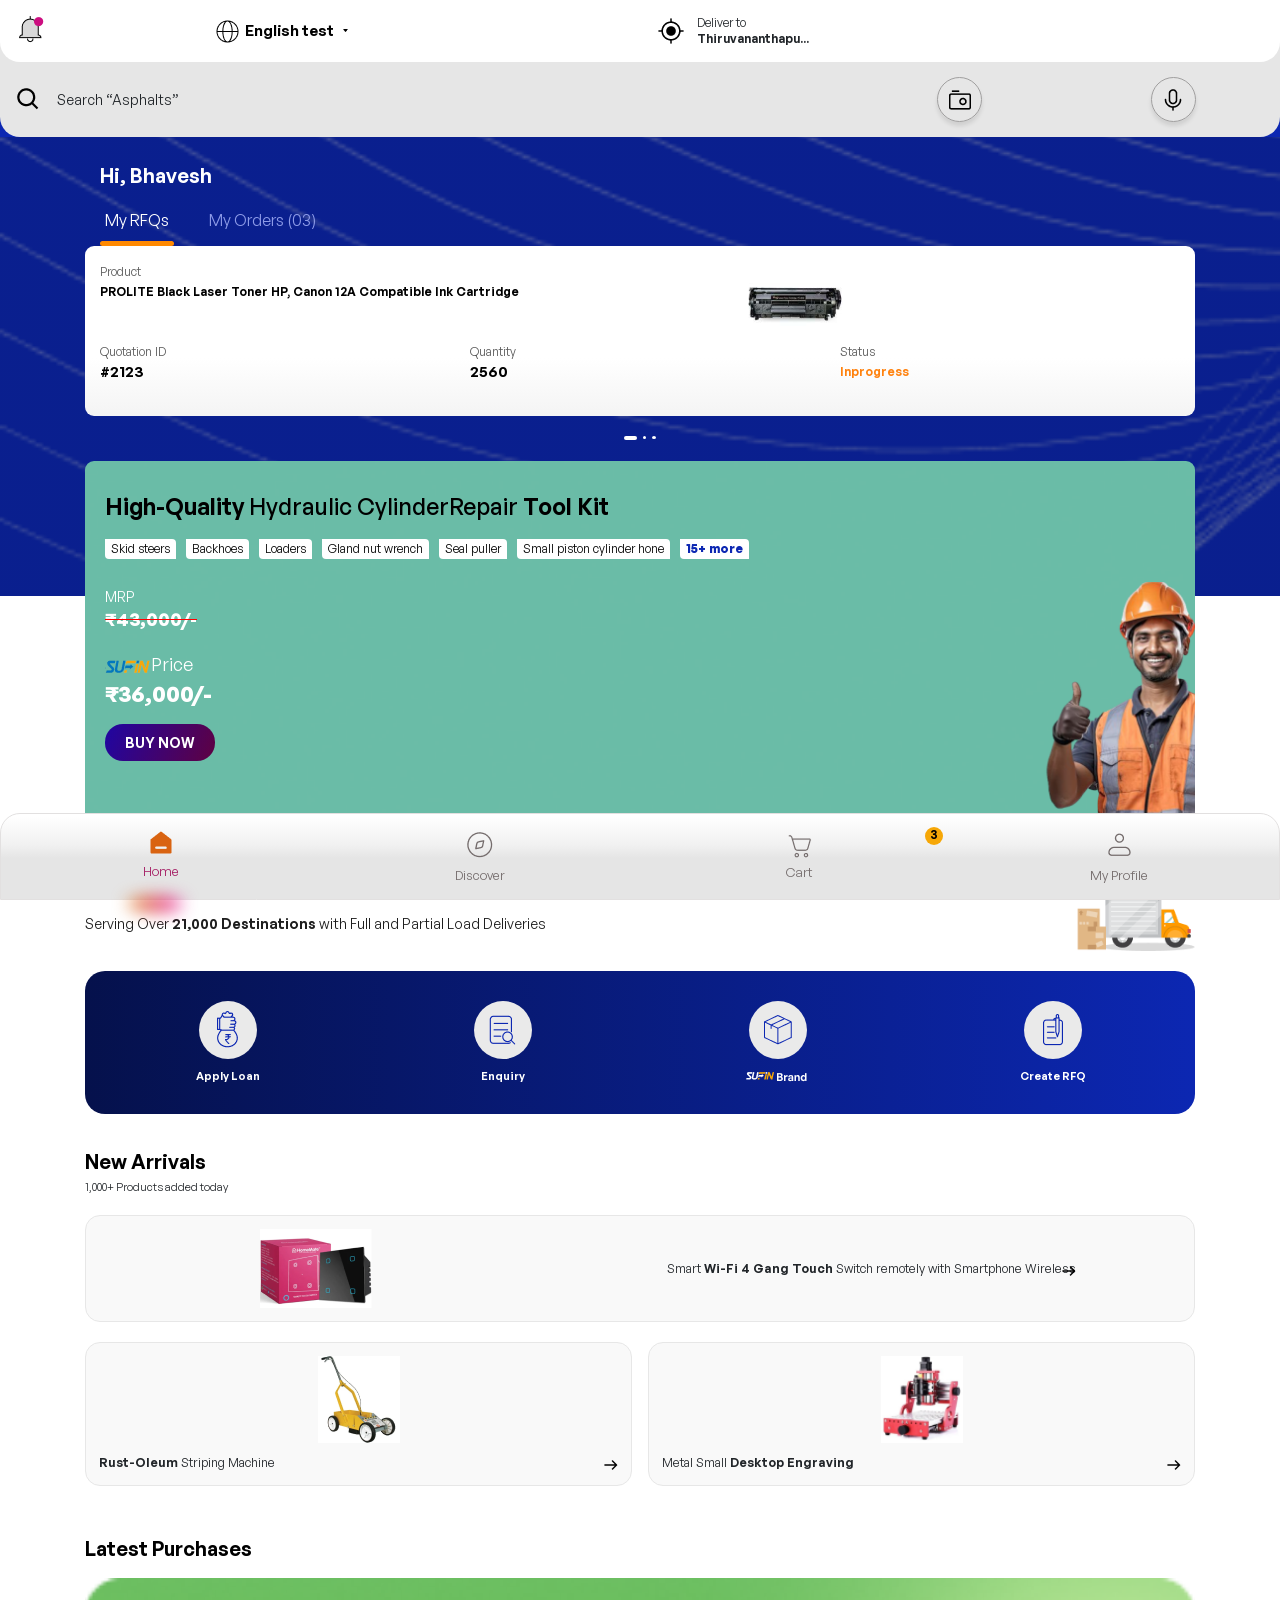
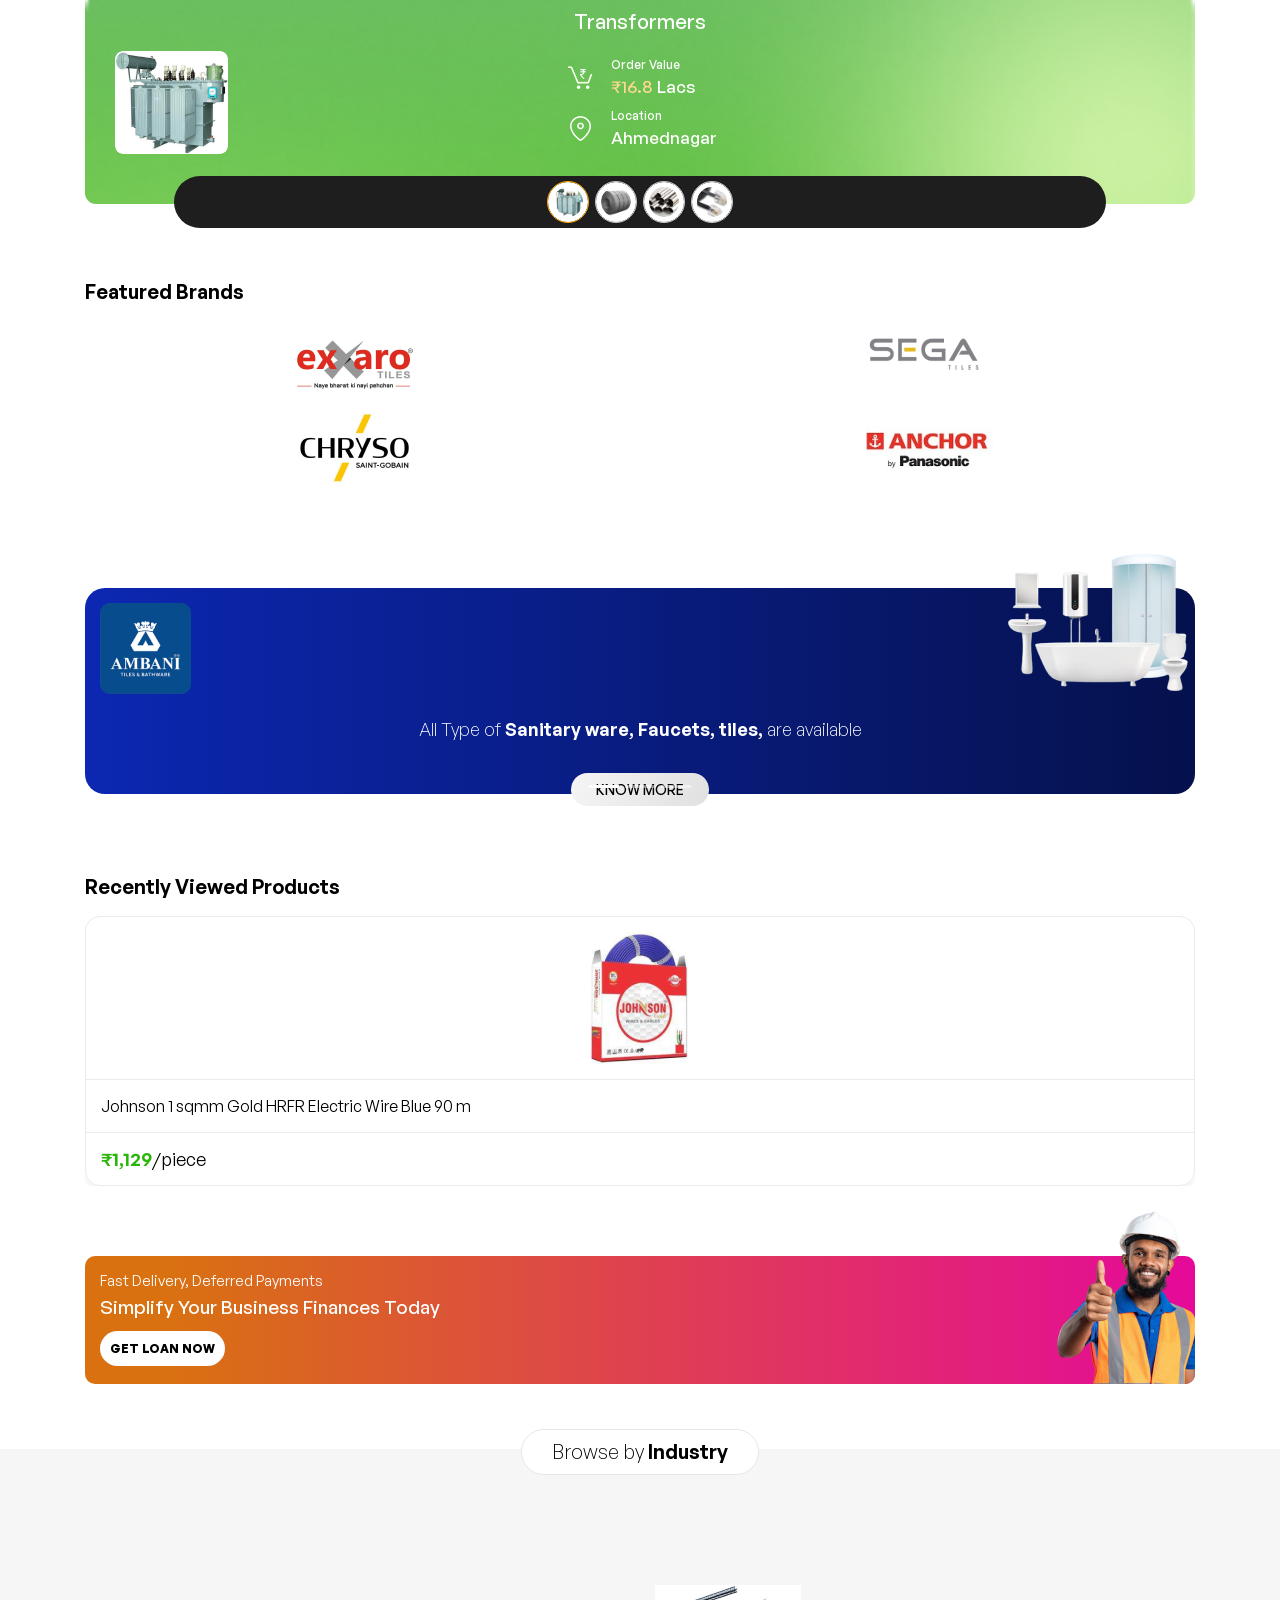
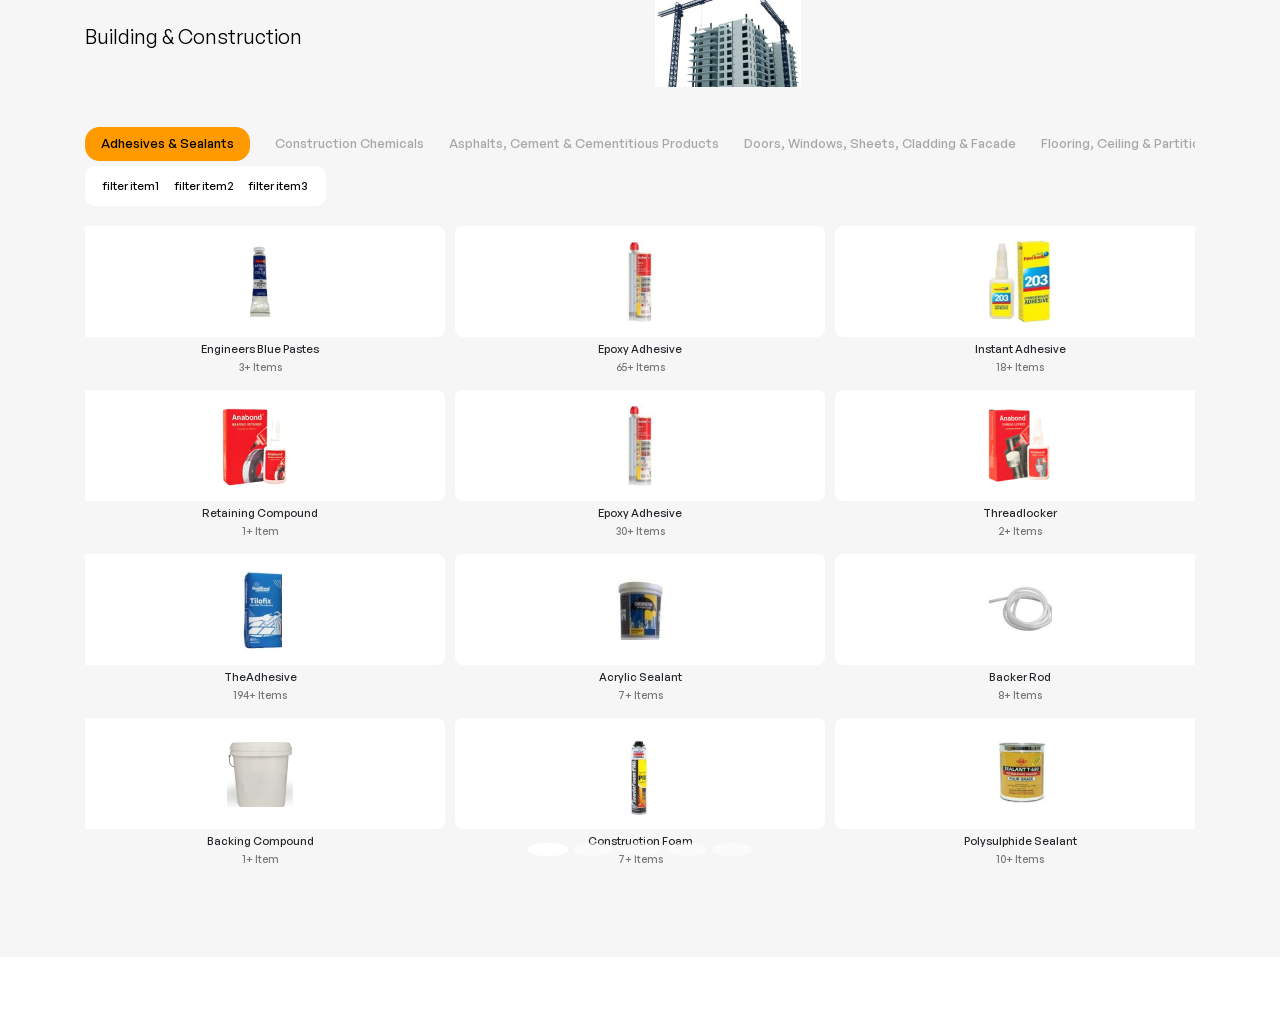
<file: lntsufin/index.html>
<!DOCTYPE html>
<html lang="en">
<head>
  <title>lntsufin</title>
  <meta charset="utf-8">
  <meta name="viewport" content="width=device-width, initial-scale=1">

  <link rel="stylesheet" href="lib/css/bootstrap.min.css"> 
  <script src="lib/js/jquery.min.js"></script>
  <script src="lib/js/bootstrap.min.js"></script>
	<link rel="stylesheet" href="css/custom.css"> 
<script src="js/custom.js"></script>
<script>

</script>
</head>
<body>


<div class="body-whole-sec">



<div class="header-top-sec">
<div class="header-top-inner-sec">
<div class="row">
  <div class="col-2 padr-0">
    <img src="images/header-notification-icon.png">
  </div>
  <!-- ./col-2 -->
 <div class="col-4 d-flex align-items-center padl-0">
<img src="images/header-lang-icon.png">
    <select class="hl-select">
  <option class="hl-field">English test</option>
  <option class="hl-field">Tamil</option>
</select>
  </div>
  <!-- ./col-4 -->

   <div class="col-6 d-flex align-items-center">
    <img src="images/header-map-icon.png">
    <div class="hl-content-sec">
    <p class="hl-sub-head">Deliver to</p>
    <p class="hl-sub-head bold-font">Thiruvananthapu...</p>
    </div>
  </div>
  <!-- ./col-6 -->

</div>
<!-- ./row -->

</div>
<!-- ./header-top-inner-sec -->
</div>
<!-- ./header-top-sec -->



<div class="header-sec">
  <div class="header-inner-sec">

  <div class="row">
      <div class="col-8  d-flex align-items-center">
  <img src="images/search-icon.png" class="header-search-img"> <p class="header-search-text">Search “Asphalts”</p>
</div>

<div class="col-2 d-flex justify-content-center">
  <div class="header-icon rounded-circle d-flex justify-content-center">
  <img src="images/camera-icon.png">
</div>
</div>

<div class="col-2 d-flex justify-content-center">
  <div class="header-icon rounded-circle d-flex justify-content-center">
 <img src="images/voice-icon.png">
</div>
</div>

</div>
<!-- ./row -->
</div>
</div>



<!-- Tabs -->
<section id="tabs" class="orders-details-sec sec-space ">
  <div class="container">
     
      <div class="col">
    <p class="ordered-person-name">Hi, Bhavesh</p>
    </div>
  
    <div class="row">
      <div class="col">

        <nav>
          <div class="nav nav-tabs nav-fill tab-text-sec" id="nav-tab" role="tablist">
            <a class="tab-text active" id="my-rfq-tab" data-toggle="tab" href="#my-rfq" role="tab" aria-controls="my-rfq" aria-selected="true">My RFQs</a>
            <a class="tab-text" id="my-orders-tab" data-toggle="tab" href="#my-orders" role="tab" aria-controls="my-orders" aria-selected="false">My Orders (03)</a>
          </div>
        </nav>


        <div class="tab-content tab-content-whole-sec" id="nav-tabContent">
          <div class="tab-pane fade show active" id="my-rfq">
<div id="rfq-content-slider" class="carousel slide carousel-sec" data-ride="carousel">

<!--  <ol class="carousel-indicators rfq-indicators">
    <li data-target="#rfq-content-slider" data-slide-to="0" class="active"></li>
    <li data-target="#rfq-content-slider" data-slide-to="1"></li>
    <li data-target="#rfq-content-slider" data-slide-to="2"></li>
  </ol> -->
   <!-- Indicators will be inserted here by JavaScript -->
  <!-- rest of the carousel structure -->
  
  <div class="carousel-inner">

    <div class="carousel-item active">

      <p class="tc-sub-head">Product</p>

            <div class="row mb-20">
              <div class="col-7">
                <p class="tab-sub-content">PROLITE Black Laser Toner HP, Canon 12A Compatible Ink Cartridge</p>
              </div>
              <div class="col-5">
                <img src="images/product-img.png">
              </div>
           </div>

            <div class="row">
              <div class="col-4">
                <p class="tc-sub-head">Quotation ID</p>
                <p class="tsc-medium-text">#2123</p>
              </div>
              <div class="col-4">
               <p class="tc-sub-head">Quantity</p>
               <p class="tsc-medium-text">2560</p>
              </div>
              <div class="col-4">
                <p class="tc-sub-head">Status</p>
                <p class="tab-sub-content rfq-status">Inprogress</p>
              </div>
           </div>

    </div>
    <!-- ./carousel-item -->

    <div class="carousel-item">
      
     
         <p class="tc-sub-head">Product</p>

            <div class="row mb-20">
              <div class="col-7">
                <p class="tab-sub-content">PROLITE Black Laser Toner HP, Canon 12A Compatible Ink Cartridge</p>
              </div>
              <div class="col-5">
                <img src="images/product-img.png">
              </div>
           </div>

            <div class="row">
              <div class="col-4">
                <p class="tc-sub-head">Quotation ID</p>
                <p class="tsc-medium-text">#2123</p>
              </div>
              <div class="col-4">
               <p class="tc-sub-head">Quantity</p>
               <p class="tsc-medium-text">2560</p>
              </div>
              <div class="col-4">
                <p class="tc-sub-head">Status</p>
                <p class="tab-sub-content rfq-status">Inprogress</p>
              </div>
           </div>

    </div>
    <!-- ./carousel-item -->

    <div class="carousel-item">
      
      
         <p class="tc-sub-head">Product</p>

            <div class="row mb-20">
              <div class="col-7">
                <p class="tab-sub-content">PROLITE Black Laser Toner HP, Canon 12A Compatible Ink Cartridge</p>
              </div>
              <div class="col-5">
                <img src="images/product-img.png">
              </div>
           </div>

            <div class="row">
              <div class="col-4">
                <p class="tc-sub-head">Quotation ID</p>
                <p class="tsc-medium-text">#2123</p>
              </div>
              <div class="col-4">
               <p class="tc-sub-head">Quantity</p>
               <p class="tsc-medium-text">2560</p>
              </div>
              <div class="col-4">
                <p class="tc-sub-head">Status</p>
                <p class="tab-sub-content rfq-status">Inprogress</p>
              </div>
           </div>

    </div>
      <!-- ./carousel-item -->


  </div>
  <!-- ./carousel-inner -->

</div>
<!-- ./rfq-content-slider -->


            
           </div>
            <!-- ./tab-pane -->


          <div class="tab-pane fade" id="my-orders">
<div id="orders-content-slider" class="carousel slide carousel-sec" data-ride="carousel">
  <ol class="carousel-indicators ocs-indicators">
    <li data-target="#orders-content-slider" data-slide-to="0" class="active"></li>
    <li data-target="#orders-content-slider" data-slide-to="1"></li>
    <li data-target="#orders-content-slider" data-slide-to="2"></li>
  </ol>
  
  <div class="carousel-inner">
    <div class="carousel-item active">
            <p class="tc-sub-head-medium mb-20">Bulk order of  Electrical Safety Kits </p>
            <div class="row mb-20">
              <div class="col-4">
                <p class="tc-sub-head">Order ID</p>
                <p class="tab-sub-content">#2315</p>
              </div>
              <div class="col-4">
               <p class="tc-sub-head">Product Qty.</p>
               <p class="tab-sub-content">1000</p>
              </div>
              <div class="col-4">
                <p class="tc-sub-head">Order Value</p>
                <p class="tab-sub-content">₹10,00,000/-</p>
              </div>
           </div>

             <div class="row">
              <div class="col-7">
                <p class="tc-sub-head">Status</p>
                <p class="tab-sub-content order-status">Payment Pending</p>
              </div>
              <div class="col-5">
                <a href="#" class="paynow-btn">Pay now</a>
              </div>
           </div>

    </div>
    <!-- ./carousel-item -->

    <div class="carousel-item">
      
     
       
            <p class="tc-sub-head-medium mb-20">Bulk order of  Electrical Safety Kits </p>
            
            <div class="row mb-20">
              <div class="col-4">
                <p class="tc-sub-head">Order ID</p>
                <p class="tab-sub-content">#2315</p>
              </div>
              <div class="col-4">
               <p class="tc-sub-head">Product Qty.</p>
               <p class="tab-sub-content">1000</p>
              </div>
              <div class="col-4">
                <p class="tc-sub-head">Order Value</p>
                <p class="tab-sub-content">₹10,00,000/-</p>
              </div>
           </div>


             <div class="row">
              <div class="col-7">
                <p class="tc-sub-head">Status</p>
                <p class="tab-sub-content order-status">Payment Pending</p>
              </div>
              <div class="col-5">
                <a href="#" class="paynow-btn">Pay now</a>
              </div>
           </div>
    </div>
    <!-- ./carousel-item -->

    <div class="carousel-item">
      
      
         
            <p class="tc-sub-head-medium mb-20">Bulk order of  Electrical Safety Kits </p>
            <div class="row mb-20">
              <div class="col-4">
                <p class="tc-sub-head">Order ID</p>
                <p class="tab-sub-content">#2315</p>
              </div>
              <div class="col-4">
               <p class="tc-sub-head">Product Qty.</p>
               <p class="tab-sub-content">1000</p>
              </div>
              <div class="col-4">
                <p class="tc-sub-head">Order Value</p>
                <p class="tab-sub-content">₹10,00,000/-</p>
              </div>
           </div>


             <div class="row">
              <div class="col-7">
                <p class="tc-sub-head">Status</p>
                <p class="tab-sub-content order-status">Payment Pending</p>
              </div>
              <div class="col-5">
                <a href="#" class="paynow-btn">Pay now</a>
              </div>
           </div>

    </div>
      <!-- ./carousel-item -->


  </div>
  <!-- ./carousel-inner -->

</div>
<!-- ./rfq-content-slider -->


          </div>
          <!-- ./tab-pane -->
        </div>
        <!-- ./tab-whole-sec -->
      </div>
      <!-- ./col -->
    </div>
  <!-- ./row -->
  </div>
  <!-- ./container -->
</section>
<!-- ./Tabs -->




<section id="bn-gl-on-card-sec-slider" class="sec-space pt-0">
  <div class="container">

<div  class="carousel slide" data-ride="carousel">
  <div class="carousel-inner">

    <div class="carousel-item active">
      <div class="buy-now-card-sec">
        <div class="buy-now-card-sec-inner">

        <p class="bncs-head">High-Quality <span class="medium-bold">Hydraulic CylinderRepair</span> Tool Kit</p>

        <div class="bncs-items mb-20">
          <p>Skid steers</p> <p>Backhoes</p> <p>Loaders</p> <p>Gland nut wrench</p> <p>Seal puller</p> <p>Small piston cylinder hone</p> <p class="bncs-more-items">15+ more</p>
        </div>
           
        <div class="mb-20">
          <p class="bncs-mrp-text">MRP </p>
          <p class="bncs-orignal-mrp">&#8377;43,000/-</p>
        </div>
           
           <div class="mb-20">
            <img src="images/sufin-img.png"><span class="bncs-price-text">Price</span>
            <p class="bncs-sufin-price">&#8377;36,000/-</p>
          </div>

          <div class="pb-20">
              <a href="#" class="slider-btn">BUY NOW </a>
          </div>

      </div>
        </div>
        <!-- ./buy-now-card-sec -->

    </div>
    <!-- ./carousel-item -->

    <div class="carousel-item">
      
      <div class="get-loan-card-sec">
        <div class="get-loan-card-sec-inner">
        <p class="glcs-head">Purchased Transformers </p>
        <div class="row mb-20">
           <div class="col-5">
             <p class="glcs-sub-head">Order Value</p>
             <p class="glcs-value-sec"><span class="glcs-amount">&#8377; 32</span> lakh</p>
           </div>
            <div class="col-5">
              <p class="glcs-sub-head">Funding</p>
              <p class="glcs-value-sec"><span class="glcs-amount">&#8377; 28</span> lakh</p>
            </div>
        </div>
           
          <div class="pb-20">
              <a href="#" class="slider-btn glcs-btn">Get Loan </a>
          </div>

      </div>
        </div>
        <!-- ./get-loan-card-sec -->

    </div>
    <!-- ./carousel-item -->

    <div class="carousel-item">
      
        <div class="order-now-card-sec  text-center">
        <p class="oncs-head text-center">Bulk Purchasing for Construction Projects </p>
           <div class="mt-30 mb-30 text-right">
            <img src="images/order-now-card-sec-img.png">
          </div>
      
        
          <div class="pb-20">
              <a href="#" class="oncs-btn">Order Now</a>
          </div>

        </div>
        <!-- ./order-now-card-sec -->

    </div>
  </div>
  <!-- ./carousel-inner -->

</div>


</div>
  <!-- ./container -->

</section>
<!-- ./sec -->




<section  class="">
  <div class="container">

     <div class="row mb-20">
      <div class="col-7 d-flex align-items-center">
          <p class="normal-content">Serving Over <span class="normal-bold-content">21,000 Destinations</span> with Full and Partial Load Deliveries</p>
      </div>
      <!-- ./col-7 -->

      <div class="col-5 text-right">
        <img class="pld-img" src="images/partial-load-deliveries-img.png">
      </div>
      <!-- ./col-5 -->
    </div>
    <!-- ./row -->


<div class="icon-box-whole-sec mb-10">
     <div class="row">

      <div class="col-3 text-center padl-5 padr-5">
         <img class="icon-box rounded-circle" src="images/apply-loan-icon.png">
          <p class="ib-text">Apply Loan</p>
      </div>
      <!-- ./col-3 -->

      <div class="col-3 text-center padl-5 padr-5">
         <img class="icon-box rounded-circle" src="images/enquiry-icon.png">
          <p class="ib-text">Enquiry</p>
      </div>
      <!-- ./col-3 -->

      <div class="col-3 text-center padl-5 padr-5">
         <img class="icon-box rounded-circle" src="images/sufin-brand-icon.png">
          <p class="ib-text"><img src="images/sufin-brand-text-img.png"></p>
      </div>
      <!-- ./col-3 -->

      <div class="col-3 text-center padl-5 padr-5">
         <img class="icon-box rounded-circle" src="images/create-rfq.png">
          <p class="ib-text">Create RFQ</p>
      </div>
      <!-- ./col-3 -->

    </div>
    <!-- ./row -->

  </div>
  <!-- ./icon-box-whole-sec -->


  </div>
  <!-- ./container -->
  </section>
  <!-- ./section -->





<section  class="sec-space">
  <div class="container">

<p class="sec-heading new-arrival-head">New Arrivals</p>

<p class="small-heading">1,000+ Products added today</p>

<div class="new-arrival-item-box na-first-box-item  text-center mt-20">
<div class="row">

<div  class="col-5">
<img src="images/smartphone-wireless.png">
</div>
<div  class="col-7 d-flex align-items-center justify-content-center">
<p class="na-product-name">Smart <span class="bold-font">Wi-Fi 4 Gang Touch</span> Switch remotely with Smartphone Wireless</p>
</div>
</div>
</div>


<div class="row mt-20">
<div  class="col-6 padr-8">
  <div class="new-arrival-item-box text-center">
 <img src="images/rust-oleum-striping-machine-img.png">
  <p class="na-product-name"><span class="bold-font">Rust-Oleum</span> Striping Machine</p>
</div>
</div>

<div  class="col-6 padl-8">
  <div class="new-arrival-item-box text-center">
 <img src="images/metal-small-desktop-engraving-img.png">
  <p class="na-product-name">Metal Small <span class="bold-font">Desktop Engraving</span></p>
</div>
</div>

</div>


</div>
  <!-- ./container -->
</section>
<!-- ./sec -->



<section  class="sec-space pb-0">
  <div class="container">

<p class="sec-heading">Latest Purchases</p>
<div id="latest-purchases-slider" class="carousel slide mb-50" data-ride="carousel">

  <ol class="carousel-indicators lps-indicators">
    <li data-target="#latest-purchases-slider" data-slide-to="0" class="active d-flex align-items-center justify-content-center"><img src="images/lp-transformer-indicator.png"></li>
    <li data-target="#latest-purchases-slider" data-slide-to="1" class="d-flex align-items-center justify-content-center"><img src="images/lpcs-hr-coils-indicator.png"></li>
    <li data-target="#latest-purchases-slider" data-slide-to="2" class="d-flex align-items-center justify-content-center"><img src="images/lpcs-stainless-steel-round-bar-indicator.png"></li>
    <li data-target="#latest-purchases-slider" data-slide-to="3" class="d-flex align-items-center justify-content-center"><img src="images/lpcs-telephone-cable-indicator.png"></li>
  </ol>
  
  <div class="carousel-inner">

    <div class="carousel-item active">

     <div class="lp-card-sec">
       <p class="lpcs-head">Transformers </p>
<div class="row mb-20">
<div class="col-5 d-flex align-items-center">
        <img class="lpcs-img" src="images/lp-transformer.png">
      </div>
      <!-- ./col-5 -->

      <div class="col-7 d-flex align-items-center">
        <div>
        <div class="lpcs-item mb-10 d-flex column-gap-15 align-items-center">
        <img src="images/lpcs-order-value-icon.png">
        <div>
        <p class="lpcs-sub-head">Order Value </p>
        <p class="lpcs-value-sec"> <span class="lpcs-amount">&#8377;16.8</span> Lacs</p>
      </div>
      </div>
      <!-- ./lpcs-item -->

      <div class="lpcs-item d-flex column-gap-15 align-items-center">
        <img src="images/lpcs-location-icon.png">
        <div>
        <p class="lpcs-sub-head">Location </p>
        <p class="lpcs-value-sec">Ahmednagar</p>
      </div>
    </div>
  </div>
      </div>
      <!-- ./col-7 -->
     </div>
     <!-- ./row  -->

     </div>
     <!-- ./lp-card-sec -->

    </div>
    <!-- ./carousel-item -->

    <div class="carousel-item">
     <div class="lp-card-sec">
       <p class="lpcs-head">HR Coils</p>
<div class="row mb-20">
      <div class="col-5 d-flex align-items-center">
        <img class="lpcs-img" src="images/lpcs-hr-coils-indicator.png">
      </div>
      <!-- ./col-5 -->

      <div class="col-7 d-flex align-items-center">
        <div>
        <div class="lpcs-item mb-10 d-flex column-gap-15 align-items-center">
        <img src="images/lpcs-order-value-icon.png">
        <div>
        <p class="lpcs-sub-head">Order Value </p>
        <p class="lpcs-value-sec"> <span class="lpcs-amount">&#8377;3.9</span> Cr</p>
      </div>
      </div>
      <!-- ./lpcs-item -->

      <div class="lpcs-item d-flex column-gap-15 align-items-center">
        <img src="images/lpcs-location-icon.png">
        <div>
        <p class="lpcs-sub-head">Location </p>
        <p class="lpcs-value-sec">Jodhpur</p>
      </div>
    </div>
  </div>
      </div>
      <!-- ./col-7 -->
     </div>
     <!-- ./row  -->
     </div>
     <!-- ./lp-card-sec -->
    </div>
    <!-- ./carousel-item -->

    <div class="carousel-item">
      
      <div class="lp-card-sec">
       <p class="lpcs-head">Stainless steel round bar</p>
<div class="row mb-20">
      <div class="col-5 d-flex align-items-center">
        <img class="lpcs-img" src="images/lpcs-stainless-steel-round-bar-indicator.png">
      </div>
      <!-- ./col-5 -->

      <div class="col-7 d-flex align-items-center">
        <div>
        <div class="lpcs-item mb-10 d-flex column-gap-15 align-items-center">
        <img src="images/lpcs-order-value-icon.png">
        <div>
        <p class="lpcs-sub-head">Order Value </p>
        <p class="lpcs-value-sec"> <span class="lpcs-amount">&#8377;22.2</span> Lacs</p>
      </div>
      </div>
      <!-- ./lpcs-item -->

      <div class="lpcs-item d-flex column-gap-15 align-items-center">
        <img src="images/lpcs-location-icon.png">
        <div>
        <p class="lpcs-sub-head">Location </p>
        <p class="lpcs-value-sec">Arungabad</p>
      </div>
    </div>

  </div>

      </div>
      <!-- ./col-7 -->
     </div>
     <!-- ./row  -->
     </div>
     <!-- ./lp-card-sec -->
    </div>
      <!-- ./carousel-item -->


      <div class="carousel-item">
    
     <div class="lp-card-sec">
       <p class="lpcs-head">Telephone Cables </p>
<div class="row mb-20">

      <div class="col-5 d-flex align-items-center">
        <img class="lpcs-img" src="images/lpcs-telephone-cable-indicator.png">
      </div>
      <!-- ./col-5 -->

      <div class="col-7 d-flex align-items-center">
        <div>
        <div class="lpcs-item mb-10 d-flex column-gap-15 align-items-center">
        <img src="images/lpcs-order-value-icon.png">
        <div>
        <p class="lpcs-sub-head">Order Value </p>
        <p class="lpcs-value-sec"> <span class="lpcs-amount">&#8377;2.26</span> Cr</p>
      </div>
      </div>
      <!-- ./lpcs-item -->

      <div class="lpcs-item d-flex column-gap-15 align-items-center">
        <img src="images/lpcs-location-icon.png">
        <div>
        <p class="lpcs-sub-head">Location </p>
        <p class="lpcs-value-sec">Chennai</p>
      </div>
    </div>
  </div>
      </div>
      <!-- ./col-7 -->
     </div>
     <!-- ./row  -->
     </div>
     <!-- ./lp-card-sec -->
    </div>
      <!-- ./carousel-item -->
  </div>
  <!-- ./carousel-inner -->
</div>
<!-- ./Latest Purchases-slider -->
  </div>
  <!-- ./container -->
</section>




<section  class="sec-space" >
  <div class="container">

<p class="sec-heading">Featured Brands</p>

<div id="featured-brands-slider" class="carousel slide mb-50 carousel-sec" data-ride="carousel" >

 <!--  <ol class="carousel-indicators fbs-indicators">
    <li data-target="#featured-brands-slider" data-slide-to="0" class="active"></li>
    <li data-target="#featured-brands-slider" data-slide-to="1"></li>
    <li data-target="#featured-brands-slider" data-slide-to="2"></li>
  </ol> -->
  
  <div class="carousel-inner">

    <div class="carousel-item active">
      <div class="row">
        <div class="col-6 text-center">
      <img src="images/featured-brands-img1.png">
    </div>
    <!-- ./col-6 -->
     <div class="col-6 text-center">
      <img src="images/featured-brands-img2.png">
    </div>
    <!-- ./col-6 -->
     <div class="col-6 text-center">
      <img src="images/featured-brands-img3.png">
    </div>
    <!-- ./col-6 -->
     <div class="col-6 text-center">
      <img src="images/featured-brands-img4.png">
    </div>
    <!-- ./col-6 -->
  </div>
  <!-- ./row -->
    </div>
    <!-- ./carousel-item -->

    <div class="carousel-item">
      
      <div class="row">
        <div class="col-6 text-center">
      <img src="images/featured-brands-img1.png">
    </div>
    <!-- ./col-6 -->
     <div class="col-6 text-center">
      <img src="images/featured-brands-img2.png">
    </div>
    <!-- ./col-6 -->
     <div class="col-6 text-center">
      <img src="images/featured-brands-img3.png">
    </div>
    <!-- ./col-6 -->
     <div class="col-6 text-center">
      <img src="images/featured-brands-img4.png">
    </div>
    <!-- ./col-6 -->
  </div>
  <!-- ./row -->
 </div>
    <!-- ./carousel-item -->

    <div class="carousel-item">
      <div class="row">
        <div class="col-6 text-center">
      <img src="images/featured-brands-img1.png">
    </div>
    <!-- ./col-6 -->
     <div class="col-6 text-center">
      <img src="images/featured-brands-img2.png">
    </div>
    <!-- ./col-6 -->
     <div class="col-6 text-center">
      <img src="images/featured-brands-img3.png">
    </div>
    <!-- ./col-6 -->
     <div class="col-6 text-center">
      <img src="images/featured-brands-img4.png">
    </div>
    <!-- ./col-6 -->
  </div>
  <!-- ./row -->
</div>
      <!-- ./carousel-item -->
  </div>
  <!-- ./carousel-inner -->
</div>
<!-- ./featured-brands-slider -->




<div id="featured-brands-btm-slider" class="carousel slide carousel-sec"  data-ride="carousel">

  <ol class="carousel-indicators fbs-btm-indicators">
    <li data-target="#featured-brands-btm-slider" data-slide-to="0" class="active"></li>
    <li data-target="#featured-brands-btm-slider" data-slide-to="1"></li>
    <li data-target="#featured-brands-btm-slider" data-slide-to="2"></li>
  </ol>
  
  <div class="carousel-inner ">
  <div class="carousel-item active pt-50 pb-20">
      <div class="fb-card-sec">
      <div class="row">
        <div class="col-4">
      <img src="images/fb-card-sec-logo.png">
    </div>
    <!-- ./col-6 -->
     <div class="col-8 text-right padr-5 ">
      <img class="fbcs-img" src="images/fb-card-sec-img.png">
    </div>
    <!-- ./col-6 -->
  </div>
  <!-- ./row -->
<div class="text-center">
  <p class="fbcs-content">All Type of <span class="bold-font">Sanitary ware, Faucets, tiles,</span> are available</p>

<div class="fbcs-btn-sec">
<a href="#" class="fbcs-btn">Know More</a>
</div>

</div>

</div>
<!-- ./fb-card-sec -->

    </div>
    <!-- ./carousel-item -->

    <div class="carousel-item pt-50 pb-20">
      <div class="fb-card-sec">
      <div class="row">
        <div class="col-4">
      <img src="images/fb-card-sec-logo.png">
    </div>
    <!-- ./col-6 -->
     <div class="col-8 text-right padr-5 ">
      <img class="fbcs-img" src="images/fb-card-sec-img.png">
    </div>
    <!-- ./col-6 -->
  </div>
  <!-- ./row -->
<div class="text-center">
  <p class="fbcs-content">All Type of <span class="bold-font">Sanitary ware, Faucets, tiles,</span> are available</p>

<div class="fbcs-btn-sec">
<a href="#" class="fbcs-btn">Know More</a>
</div>
</div>
</div>
<!-- ./fb-card-sec -->

 </div>
    <!-- ./carousel-item -->

    <div class="carousel-item pt-50 pb-20">
      <div class="fb-card-sec">
        <div class="row">
        <div class="col-4">
      <img src="images/fb-card-sec-logo.png">
    </div>
    <!-- ./col-6 -->
     <div class="col-8 text-right padr-5 ">
      <img class="fbcs-img" src="images/fb-card-sec-img.png">
    </div>
    <!-- ./col-6 -->
  </div>
  <!-- ./row -->
<div class="text-center">
  <p class="fbcs-content">All Type of <span class="bold-font">Sanitary ware, Faucets, tiles,</span> are available</p>

<div class="fbcs-btn-sec">
<a href="#" class="fbcs-btn">Know More</a>
</div>

</div>

</div>
<!-- ./fb-card-sec -->

    </div>
      <!-- ./carousel-item -->
  </div>
  <!-- ./carousel-inner -->
</div>
<!-- ./featured-brands-slider -->
</div>
<!-- ./container -->
</section>



<section  class="sec-space mb-20">
  <div class="container">
<p class="sec-heading mt-10">Recently Viewed Products</p>

<div class="carousel slide"  data-ride="carousel">
  <div class="carousel-inner">
<div class="carousel-item active">
<div class="rvp-card-sec text-center">
      <img class="rvpcs-img" src="images/Johnson-Electric-Wireimg.png">
      <p class="rvpcs-head">Johnson 1 sqmm Gold HRFR Electric Wire Blue 90 m</p>
       <p class="rvpcs-amount-sec"><span class="rvpcs-amount">&#8377;1,129</span>/piece</p>
       </div>
       <!-- ./rvp-card-sec -->
</div>
    <!-- ./carousel-item -->


    <div class="carousel-item">
      <div class="rvp-card-sec text-center">
      <img class="rvpcs-img" src="images/lt-mk-motor-starter.png">
       <p class="rvpcs-head">L&T MK1 DOL Three Phase 2.5 A 440 V Motor Starter</p>
       <p class="rvpcs-amount-sec"><span class="rvpcs-amount">&#8377;2,201</span>/piece</p>
       </div>
       <!-- ./rvp-card-sec -->

      </div>
    <!-- ./carousel-item -->

    <div class="carousel-item">
        <div class="rvp-card-sec text-center">
      <img class="rvpcs-img" src="images/compact-cool-white-led-street-lights.png">
       <p class="rvpcs-head">COMPACT 100 W Cool White IP66 LED Street Lights</p>
       <p class="rvpcs-amount-sec"><span class="rvpcs-amount">&#8377;1,829</span>/piece</p>
     </div>
       <!-- ./rvp-card-sec -->
    </div>
    <!-- ./carousel-item -->

    <div class="carousel-item">
<div class="rvp-card-sec text-center">
      <img class="rvpcs-img" src="images/havells-double-pole-mcb.png">
       <p class="rvpcs-head">HAVELLS DHMGCDPF006 Double Pole 6 A C MCB</p>
       <p class="rvpcs-amount-sec"><span class="rvpcs-amount">&#8377;441</span>/piece</p>
     </div>
       <!-- ./rvp-card-sec -->
     </div>
    <!-- ./carousel-item -->


  </div>
  <!-- ./carousel-inner -->
</div>
<!-- ./carousel slide -->
</div>
  <!-- ./container -->
</section>
<!-- ./sec -->


<section  class="sec-space mb-40">
  <div class="container">

    <div class="cta-sec"> 
       <div class="row">
        <div class="col-8 pr-0 pb-10">
      <p class="cta-top-heading">Fast Delivery, Deferred Payments</p>
        <p class="cta-heading">Simplify Your Business Finances Today</p>
        <div class="cta-btn-sec"><a href="#" class="cta-btn">Get Loan now</a></div>
    </div>
    <!-- ./col-6 -->
     <div class="col-4  pl-0 pr-0 ">
      <img class="cta-img" src="images/cta-img.png">
    </div>
    <!-- ./col-6 -->
  </div>
  <!-- ./row -->
    </div>
    <!-- ./cta-sec -->

</div>
<!-- ./container -->
</section>
<!-- ./ section -->



<section class="gray-bg sec-btm-space">
<div class="container">
<div class="bbi-main-head-sec d-flex justify-content-center">
 <p class="bbi-main-head">Browse by <span class="bold-font">Industry</span></p>
</div>
</div>
</section>



<section  class="sec-space gray-bg bbis-sec">
  <div class="container">

<div id="browse-by-industry-slider" class="carousel slide mb-50" >

  <ol class="carousel-indicators bbis-indicators">
    <li data-target="#browse-by-industry-slider" data-slide-to="0" class="active d-flex align-items-center justify-content-center"><img src="images/building-construction-indicator-img.png"></li>
    <li data-target="#browse-by-industry-slider" data-slide-to="1" class="d-flex align-items-center justify-content-center"><img src="images/Electricals-Electronics-IT-indicator-img.png"></li>
    <li data-target="#browse-by-industry-slider" data-slide-to="2" class="d-flex align-items-center justify-content-center"><img src="images/ISEP-indicator-img.png"></li>
    <li data-target="#browse-by-industry-slider" data-slide-to="3" class="d-flex align-items-center justify-content-center"><img src="images/MME-indicator-img.png"></li>
    <li data-target="#browse-by-industry-slider" data-slide-to="4" class="d-flex align-items-center justify-content-center"><img src="images/ppos-indicator-img.png"></li>
  </ol>
  
  <div class="carousel-inner">

    <div class="carousel-item active">

      <div class="row mb-40">
        <div class="col-6 d-flex align-items-center">
        <p class="bbis-head">Building & Construction</p>
      </div>

      <div class="col-6">
        <img src="images/building-construction-img.png">
      </div>

      </div>
      <!-- ./row -->



<div class="row">
      <div class="col">



        <nav class="bbis-tab-text-whole-sec">
          <div class="nav nav-tabs nav-fill bbis-tab-text-sec" id="nav-tab" role="tablist">
            <a class="bbis-tab-text active" id="adhesives-sealants-tab" data-toggle="tab" href="#adhesives-sealants" >Adhesives & Sealants</a>

            <a class="bbis-tab-text" id="construction-chemicals-tab" data-toggle="tab" href="#construction-chemicals" >Construction Chemicals</a>

            <a class="bbis-tab-text" id="accp-tab" data-toggle="tab" href="#accp">Asphalts, Cement & Cementitious Products</a>

            <a class="bbis-tab-text" id="dwscf-tab" data-toggle="tab" href="#dwscf">Doors, Windows, Sheets, Cladding & Facade </a>

            <a class="bbis-tab-text" id="fcp-tab" data-toggle="tab" href="#fcp">Flooring, Ceiling & Partition</a>

            <a class="bbis-tab-text" id="mbm-tab" data-toggle="tab" href="#mbm">Masonry & Bulk Materials</a>

            <a class="bbis-tab-text" id="pc-tab" data-toggle="tab" href="#pc" >Paints & Coatings</a>

            <a class="bbis-tab-text" id="ppf-tab" data-toggle="tab" href="#ppf">Pipes, Plumbing & Fittings</a>

            <a class="bbis-tab-text" id="peb-tab" data-toggle="tab" href="#peb">Pre-Engineered Building </a>

            <a class="bbis-tab-text" id="scpf-tab" data-toggle="tab" href="#scpf">Sanitaryware & CP Fittings</a>
          </div>
        </nav>

        <nav class="navbar  navbar-expand-lg bbis-sub-filter-sec d-flex justify-content-end">
      <button class="navbar-toggler bbis-navbar-toggler" type="button" data-toggle="collapse" data-target="#bbis-filter-navbar" aria-controls="bbis-filter-navbar"
         aria-expanded="false" aria-label="Toggle navigation">
      <span class="navbar-toggler-icon bbis-sub-filter-icon"></span>
      </button>
      <div class="collapse navbar-collapse" id="bbis-filter-navbar">
         <ul class="navbar-nav">
            <li class="nav-item active">
               <a class="nav-link bbis-filter-item">filter item1</a>
            </li>
            <li class="nav-item">
               <a class="nav-link bbis-filter-item">filter item2</a>
            </li>
            <li class="nav-item">
               <a class="nav-link bbis-filter-item">filter item3</a>
            </li>
         </ul>
      </div>
</nav>
<!-- ./bbis-sub-filter-sec -->


        <div class="tab-content bbis-tab-content-whole-sec" id="nav-tabContent">

          <div class="tab-pane fade show active" id="adhesives-sealants" role="tabpanel" aria-labelledby="adhesives-sealants-tab">


          <div class="row">

             <div class="col-4 text-center padl-5 padr-5">
               <div class="bbis-cat-img d-flex align-items-center justify-content-center"><img src="images/Engineers-Blue-Pastes.png"></div>
               <p class="bbis-cat-sub-head">Engineers Blue Pastes</p>
               <p class="bbis-cat-item-count">3+ Items</p>
             </div>
             <!-- ./col-4 -->

             <div class="col-4 text-center padl-5 padr-5">
               <div class="bbis-cat-img d-flex align-items-center justify-content-center"><img src="images/Epoxy-Adhesive.png"></div>
               <p class="bbis-cat-sub-head">Epoxy Adhesive</p>
               <p class="bbis-cat-item-count">65+ Items</p>
             </div>
             <!-- ./col-4 -->


            <div class="col-4 text-center padl-5 padr-5">
               <div class="bbis-cat-img d-flex align-items-center justify-content-center"><img src="images/Instant-Adhesive.png"></div>
               <p class="bbis-cat-sub-head">Instant Adhesive</p>
               <p class="bbis-cat-item-count">18+ Items</p>
             </div>
             <!-- ./col-4 -->

             <div class="col-4 text-center padl-5 padr-5">
               <div class="bbis-cat-img d-flex align-items-center justify-content-center"><img src="images/Retaining-Compound.png"></div>
               <p class="bbis-cat-sub-head">Retaining Compound</p>
               <p class="bbis-cat-item-count">1+ Item</p>
             </div>
             <!-- ./col-4 -->

             <div class="col-4 text-center padl-5 padr-5">
               <div class="bbis-cat-img d-flex align-items-center justify-content-center"><img src="images/Epoxy-Adhesive.png"></div>
               <p class="bbis-cat-sub-head">Epoxy Adhesive</p>
               <p class="bbis-cat-item-count">30+ Items</p>
             </div>
             <!-- ./col-4 -->

             <div class="col-4 text-center padl-5 padr-5">
               <div class="bbis-cat-img d-flex align-items-center justify-content-center"><img src="images/Threadlocker.png"></div>
               <p class="bbis-cat-sub-head">Threadlocker</p>
               <p class="bbis-cat-item-count">2+ Items</p>
             </div>
             <!-- ./col-4 -->


             <div class="col-4 text-center padl-5 padr-5">
               <div class="bbis-cat-img d-flex align-items-center justify-content-center"><img src="images/TheAdhesive.png"></div>
               <p class="bbis-cat-sub-head">TheAdhesive</p>
               <p class="bbis-cat-item-count">194+ Items</p>
             </div>
             <!-- ./col-4 -->


             <div class="col-4 text-center padl-5 padr-5">
               <div class="bbis-cat-img d-flex align-items-center justify-content-center"><img src="images/Acrylic-Sealant.png"></div>
               <p class="bbis-cat-sub-head">Acrylic Sealant</p>
               <p class="bbis-cat-item-count">7+ Items</p>
             </div>
             <!-- ./col-4 -->


             <div class="col-4 text-center padl-5 padr-5">
               <div class="bbis-cat-img d-flex align-items-center justify-content-center"><img src="images/Backer-Rod.png"></div>
               <p class="bbis-cat-sub-head">Backer Rod</p>
               <p class="bbis-cat-item-count">8+ Items</p>
             </div>
             <!-- ./col-4 -->


             <div class="col-4 text-center padl-5 padr-5">
               <div class="bbis-cat-img d-flex align-items-center justify-content-center"><img src="images/Backing-Compound.png"></div>
               <p class="bbis-cat-sub-head">Backing Compound</p>
               <p class="bbis-cat-item-count">1+ Item</p>
             </div>
             <!-- ./col-4 -->


             <div class="col-4 text-center padl-5 padr-5">
               <div class="bbis-cat-img d-flex align-items-center justify-content-center"><img src="images/Construction-Foam.png"></div>
               <p class="bbis-cat-sub-head">Construction Foam</p>
               <p class="bbis-cat-item-count">7+ Items</p>
             </div>
             <!-- ./col-4 -->

             <div class="col-4 text-center padl-5 padr-5">
               <div class="bbis-cat-img d-flex align-items-center justify-content-center"><img src="images/Polysulphide -Sealant.png"></div>
               <p class="bbis-cat-sub-head">Polysulphide  Sealant</p>
               <p class="bbis-cat-item-count">10+ Items</p>
             </div>
             <!-- ./col-4 -->

            

          </div>
          <!-- ./row -->


            
           </div>
            <!-- ./tab-pane -->


        <div class="tab-pane fade" id="construction-chemicals">
         <p class="bbis-cat-sub-head">Construction Chemicals</p>
         </div>
          <!-- ./tab-pane -->

          <div class="tab-pane fade" id="accp">
            <p class="bbis-cat-sub-head">Asphalts, Cement & Cementitious Products</p>
           </div>
          <!-- ./tab-pane -->

          <div class="tab-pane fade" id="dwscf">
            <p class="bbis-cat-sub-head">Doors, Windows, Sheets, Cladding & Facade </p>
           </div>
          <!-- ./tab-pane -->

          <div class="tab-pane fade" id="fcp">
            <p class="bbis-cat-sub-head">Flooring, Ceiling & Partition</p>
           </div>
          <!-- ./tab-pane -->


          <div class="tab-pane fade" id="mbm">
            <p class="bbis-cat-sub-head">Masonry & Bulk Materials</p>
           </div>
          <!-- ./tab-pane -->


          <div class="tab-pane fade" id="pc">
            <p class="bbis-cat-sub-head">Paints & Coatings</p>
           </div>
          <!-- ./tab-pane -->

          <div class="tab-pane fade" id="ppf">
            <p class="bbis-cat-sub-head">Pipes, Plumbing & Fittings</p>
           </div>
          <!-- ./tab-pane -->

          <div class="tab-pane fade" id="peb">
            <p class="bbis-cat-sub-head">Pre-Engineered Building</p>
           </div>
          <!-- ./tab-pane -->

          <div class="tab-pane fade" id="scpf">
            <p class="bbis-cat-sub-head">Sanitaryware & CP Fittings</p>
           </div>
          <!-- ./tab-pane -->


        </div>
        <!-- ./tab-whole-sec -->
      
      </div>
      <!-- ./col -->

    </div>
  <!-- ./row -->





    </div>
    <!-- ./carousel-item -->

    <div class="carousel-item">
      
        <div class="row mb-40">
        <div class="col-6 d-flex align-items-center">
        <p class="bbis-head">Electricals, Electronics & IT</p>
      </div>

      <div class="col-6">
        <img src="images/building-construction-img.png">
      </div>

      </div>
      <!-- ./row -->




<div class="row">
      <div class="col">
        <nav class="bbis-tab-text-whole-sec">
          <div class="nav nav-tabs nav-fill bbis-tab-text-sec" id="nav-tab" role="tablist">
            <a class="bbis-tab-text active" id="eeit1-tab" data-toggle="tab" href="#eeit1" >eeit1</a>
            <a class="bbis-tab-text" id="eeit2-tab" data-toggle="tab" href="#eeit2" >eeit2</a>
            <a class="bbis-tab-text" id="eeit3-tab" data-toggle="tab" href="#eeit3">eeit3</a>
          </div>
        </nav>

        <nav class="navbar  navbar-expand-lg bbis-sub-filter-sec d-flex justify-content-end">
      <button class="navbar-toggler bbis-navbar-toggler" type="button" data-toggle="collapse" data-target="#bbis-filter-navbar" aria-controls="bbis-filter-navbar"
         aria-expanded="false" aria-label="Toggle navigation">
      <span class="navbar-toggler-icon bbis-sub-filter-icon"></span>
      </button>
      <div class="collapse navbar-collapse" id="bbis-filter-navbar">
         <ul class="navbar-nav">
            <li class="nav-item active">
               <a class="nav-link bbis-filter-item">eeit filter item1</a>
            </li>
            <li class="nav-item">
               <a class="nav-link bbis-filter-item">eeit filter item2</a>
            </li>
            <li class="nav-item">
               <a class="nav-link bbis-filter-item">eeit filter item3</a>
            </li>
         </ul>
      </div>
</nav>
<!-- ./bbis-sub-filter-sec -->


        <div class="tab-content bbis-tab-content-whole-sec" id="nav-tabContent">
          <div class="tab-pane fade show active" id="eeit1" role="tabpanel" aria-labelledby="adhesives-sealants-tab">
            <p class="bbis-cat-sub-head">eeit1</p>
           </div>
            <!-- ./tab-pane -->
        <div class="tab-pane fade" id="eeit2">
         <p class="bbis-cat-sub-head">eeit2</p>
         </div>
          <!-- ./tab-pane -->

          <div class="tab-pane fade" id="eeit3">
            <p class="bbis-cat-sub-head">eeit3</p>
           </div>
          <!-- ./tab-pane -->
        </div>
        <!-- ./tab-whole-sec -->
        
      </div>
      <!-- ./col -->
    </div>
  <!-- ./row -->



    </div>
    <!-- ./carousel-item -->

    <div class="carousel-item">
      
      <div class="row mb-40">
        <div class="col-6 d-flex align-items-center">
        <p class="bbis-head">Industrial Supplies & Engineered Products</p>
      </div>

      <div class="col-6">
        <img src="images/building-construction-img.png">
      </div>

      </div>
      <!-- ./row -->



<div class="row">
      <div class="col">
        <nav class="bbis-tab-text-whole-sec">
          <div class="nav nav-tabs nav-fill bbis-tab-text-sec" id="nav-tab" role="tablist">
            <a class="bbis-tab-text active" id="isep1-tab" data-toggle="tab" href="#isep1" >isep1</a>
            <a class="bbis-tab-text" id="isep2-tab" data-toggle="tab" href="#isep2" >isep2</a>
            <a class="bbis-tab-text" id="isep3-tab" data-toggle="tab" href="#isep3">isep3</a>
          </div>
        </nav>

        <nav class="navbar  navbar-expand-lg bbis-sub-filter-sec d-flex justify-content-end">
      <button class="navbar-toggler bbis-navbar-toggler" type="button" data-toggle="collapse" data-target="#bbis-filter-navbar" aria-controls="bbis-filter-navbar"
         aria-expanded="false" aria-label="Toggle navigation">
      <span class="navbar-toggler-icon bbis-sub-filter-icon"></span>
      </button>
      <div class="collapse navbar-collapse" id="bbis-filter-navbar">
         <ul class="navbar-nav">
            <li class="nav-item active">
               <a class="nav-link bbis-filter-item">isep filter item1</a>
            </li>
            <li class="nav-item">
               <a class="nav-link bbis-filter-item">isep filter item2</a>
            </li>
            <li class="nav-item">
               <a class="nav-link bbis-filter-item">isep filter item3</a>
            </li>
         </ul>
      </div>
</nav>
<!-- ./bbis-sub-filter-sec -->


        <div class="tab-content bbis-tab-content-whole-sec" id="nav-tabContent">
          <div class="tab-pane fade show active" id="isep1" role="tabpanel" aria-labelledby="adhesives-sealants-tab">
            <p class="bbis-cat-sub-head">isep1</p>
           </div>
            <!-- ./tab-pane -->
        <div class="tab-pane fade" id="isep2">
         <p class="bbis-cat-sub-head">isep2</p>
         </div>
          <!-- ./tab-pane -->

          <div class="tab-pane fade" id="isep3">
            <p class="bbis-cat-sub-head">isep3</p>
           </div>
          <!-- ./tab-pane -->
        </div>
        <!-- ./tab-whole-sec -->

      </div>
      <!-- ./col -->
    </div>
  <!-- ./row -->


    </div>
      <!-- ./carousel-item -->

      <div class="carousel-item">
      
     <div class="row mb-40">
        <div class="col-6 d-flex align-items-center">
        <p class="bbis-head">Machinery & Mechanical Equipment</p>
      </div>

      <div class="col-6">
        <img src="images/building-construction-img.png">
      </div>

      </div>
      <!-- ./row -->



<div class="row">
      <div class="col">
        <nav class="bbis-tab-text-whole-sec">
          <div class="nav nav-tabs nav-fill bbis-tab-text-sec" id="nav-tab" role="tablist">
            <a class="bbis-tab-text active" id="mme1-tab" data-toggle="tab" href="#mme1" >mme1</a>
            <a class="bbis-tab-text" id="mme2-tab" data-toggle="tab" href="#mme2" >mme2</a>
            <a class="bbis-tab-text" id="mme3-tab" data-toggle="tab" href="#mme3">mme3</a>
          </div>
        </nav>

        <nav class="navbar  navbar-expand-lg bbis-sub-filter-sec d-flex justify-content-end">
      <button class="navbar-toggler bbis-navbar-toggler" type="button" data-toggle="collapse" data-target="#bbis-filter-navbar" aria-controls="bbis-filter-navbar"
         aria-expanded="false" aria-label="Toggle navigation">
      <span class="navbar-toggler-icon bbis-sub-filter-icon"></span>
      </button>
      <div class="collapse navbar-collapse" id="bbis-filter-navbar">
         <ul class="navbar-nav">
            <li class="nav-item active">
               <a class="nav-link bbis-filter-item">mme filter item1</a>
            </li>
            <li class="nav-item">
               <a class="nav-link bbis-filter-item">mme filter item2</a>
            </li>
            <li class="nav-item">
               <a class="nav-link bbis-filter-item">mme filter item3</a>
            </li>
         </ul>
      </div>
</nav>
<!-- ./bbis-sub-filter-sec -->


        <div class="tab-content bbis-tab-content-whole-sec" id="nav-tabContent">
          <div class="tab-pane fade show active" id="mme1" role="tabpanel" aria-labelledby="adhesives-sealants-tab">
            <p class="bbis-cat-sub-head">mme1</p>
           </div>
            <!-- ./tab-pane -->
        <div class="tab-pane fade" id="mme2">
         <p class="bbis-cat-sub-head">mme2</p>
         </div>
          <!-- ./tab-pane -->

          <div class="tab-pane fade" id="mme3">
            <p class="bbis-cat-sub-head">mme3</p>
           </div>
          <!-- ./tab-pane -->
        </div>
        <!-- ./tab-whole-sec -->

      </div>
      <!-- ./col -->
    </div>
  <!-- ./row -->


    </div>
      <!-- ./carousel-item -->


 <div class="carousel-item">
      
     <div class="row mb-40">
        <div class="col-6 d-flex align-items-center">
        <p class="bbis-head">Packaging, Printing & Office Supplies</p>
      </div>

      <div class="col-6">
        <img src="images/building-construction-img.png">
      </div>

      </div>
      <!-- ./row -->



<div class="row">
      <div class="col">
        <nav class="bbis-tab-text-whole-sec">
          <div class="nav nav-tabs nav-fill bbis-tab-text-sec" id="nav-tab" role="tablist">
            <a class="bbis-tab-text active" id="ppos1-tab" data-toggle="tab" href="#ppos1" >ppos1</a>
            <a class="bbis-tab-text" id="ppos2-tab" data-toggle="tab" href="#ppos2" >ppos2</a>
            <a class="bbis-tab-text" id="ppos3-tab" data-toggle="tab" href="#ppos3">ppos3</a>
          </div>
        </nav>

        <nav class="navbar  navbar-expand-lg bbis-sub-filter-sec d-flex justify-content-end">
      <button class="navbar-toggler bbis-navbar-toggler" type="button" data-toggle="collapse" data-target="#bbis-filter-navbar" aria-controls="bbis-filter-navbar"
         aria-expanded="false" aria-label="Toggle navigation">
      <span class="navbar-toggler-icon bbis-sub-filter-icon"></span>
      </button>
      <div class="collapse navbar-collapse" id="bbis-filter-navbar">
         <ul class="navbar-nav">
            <li class="nav-item active">
               <a class="nav-link bbis-filter-item">ppos filter item1</a>
            </li>
            <li class="nav-item">
               <a class="nav-link bbis-filter-item">ppos filter item2</a>
            </li>
            <li class="nav-item">
               <a class="nav-link bbis-filter-item">ppos filter item3</a>
            </li>
         </ul>
      </div>
</nav>
<!-- ./bbis-sub-filter-sec -->


        <div class="tab-content bbis-tab-content-whole-sec" id="nav-tabContent">
          <div class="tab-pane fade show active" id="ppos1" role="tabpanel" aria-labelledby="adhesives-sealants-tab">
            <p class="bbis-cat-sub-head">ppos1</p>
           </div>
            <!-- ./tab-pane -->
        <div class="tab-pane fade" id="ppos2">
         <p class="bbis-cat-sub-head">ppos2</p>
         </div>
          <!-- ./tab-pane -->

          <div class="tab-pane fade" id="ppos3">
            <p class="bbis-cat-sub-head">ppos3</p>
           </div>
          <!-- ./tab-pane -->
        </div>
        <!-- ./tab-whole-sec -->

      </div>
      <!-- ./col -->
    </div>
  <!-- ./row -->


    </div>
      <!-- ./carousel-item -->


  </div>
  <!-- ./carousel-inner -->

</div>
<!-- ./Latest Purchases-slider -->

  </div>
</section>








<div class="bottom-sticky-sec">

<div class="row">

  <div class="col-3 text-center bs-active">
  <img src="images/home-icon.png">
   <p class="bs-item">Home</p>

</div>

<div class="col-3 text-center">
  <img src="images/Discover-icon.png">
   <p class="bs-item">Discover</p>
</div>

<div class="col-3 text-center d-flex align-items-center justify-content-center">
  
 <div class="bs-card-item-sec"> <div class="bs-cart-item text-center">3</div>
 <img src="images/cart-icon.png">
   <p class="bs-item">Cart</p>
</div>
</div>

<div class="col-3 text-center">
 <img src="images/profile-icon.png">
   <p class="bs-item">My Profile</p>
</div>

</div>
<!-- ./row -->
</div>
<!-- ./bottom-sticky-sec -->



</div>
<!-- ./body-whole-sec -->

</body>
</html>
</file>
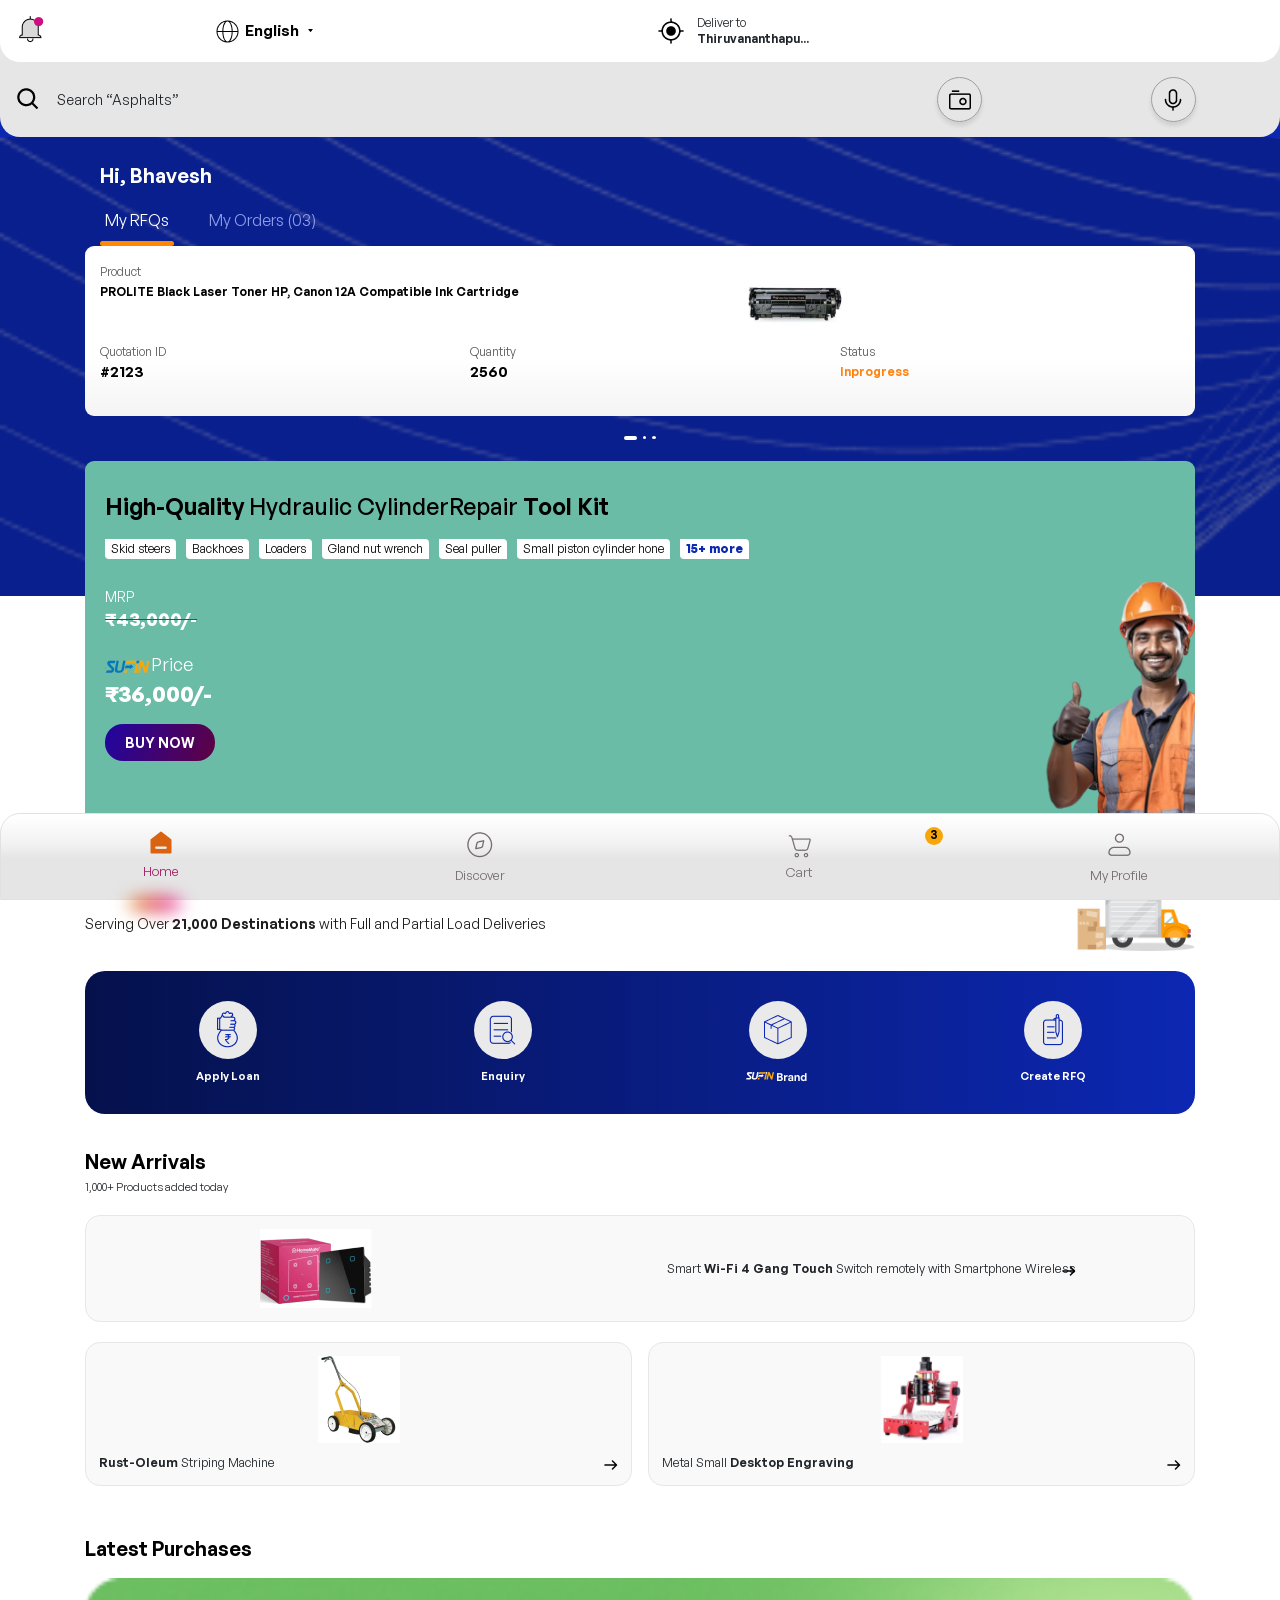
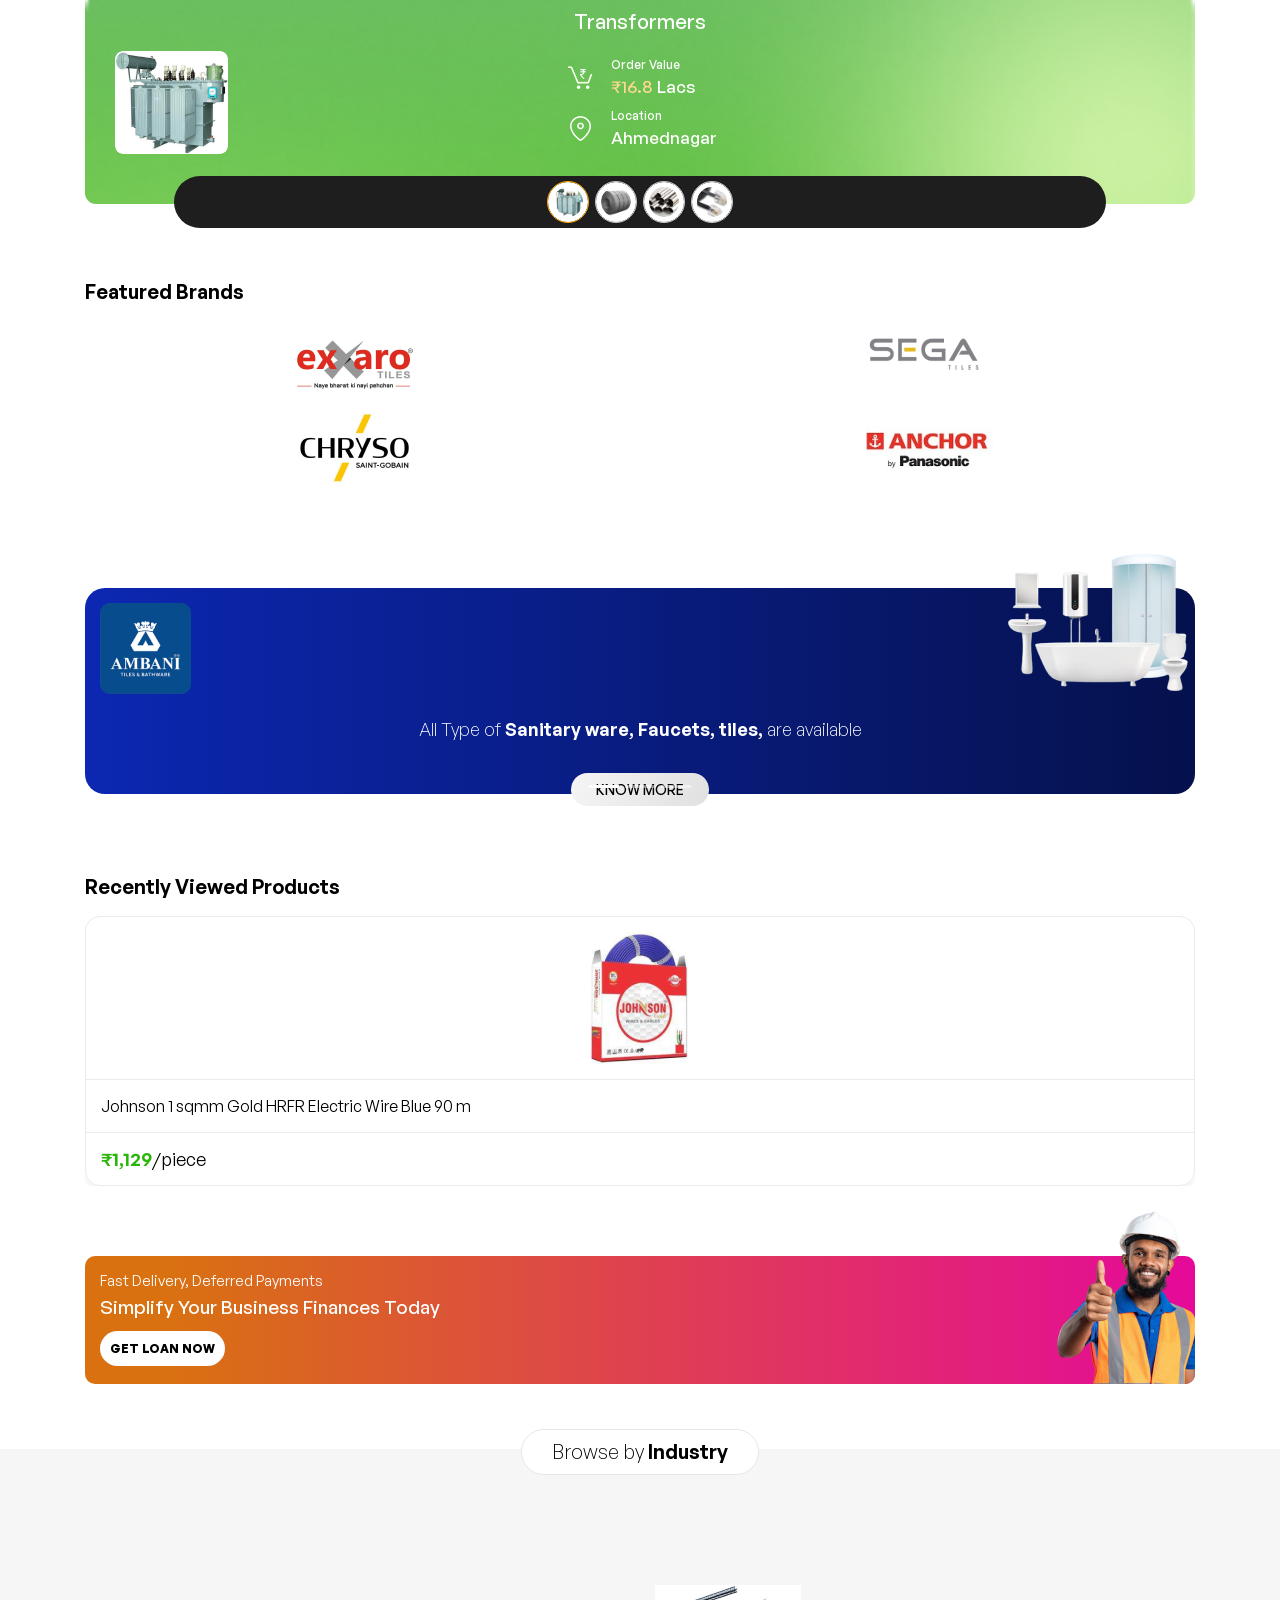
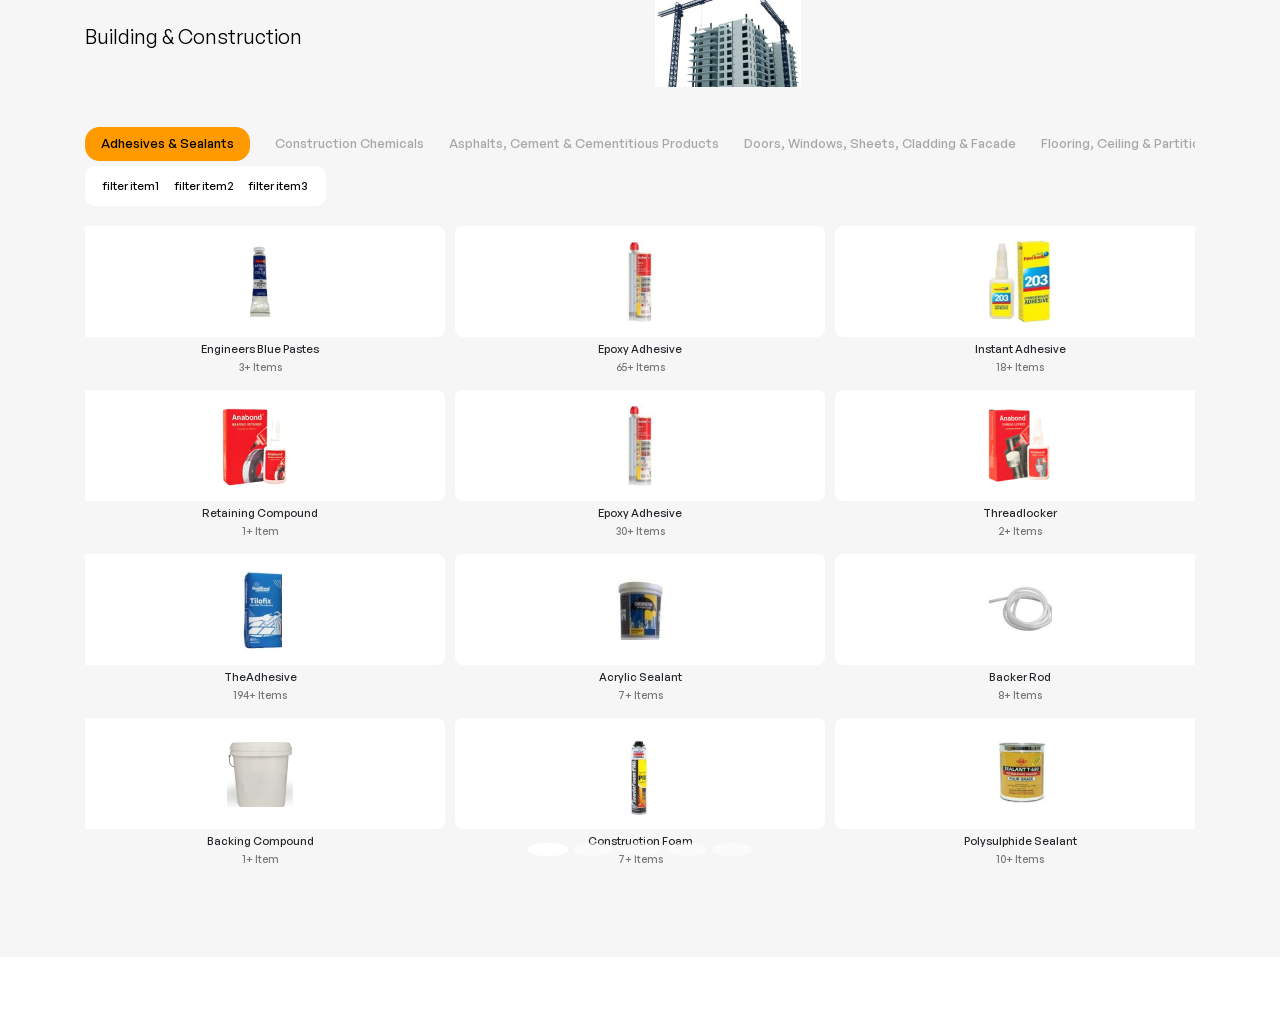
<file: lntsufin/index-merge-code.html>
<!DOCTYPE html>
<html lang="en">
<head>
  <title>lntsufin</title>
  <meta charset="utf-8">
  <meta name="viewport" content="width=device-width, initial-scale=1">

  <link rel="stylesheet" href="lib/css/bootstrap.min.css"> 
  <script src="lib/js/jquery.min.js"></script>
  <script src="lib/js/bootstrap.min.js"></script>
	<link rel="stylesheet" href="css/custom.css"> 
<script src="js/custom.js"></script>
<script>
function createCarouselIndicators(carouselId, indicatorCount, indicatorClass = '', customContent = null) {
  const ol = document.createElement('ol');
  ol.className = 'carousel-indicators';

  for (let i = 0; i < indicatorCount; i++) {
    const li = document.createElement('li');
    li.setAttribute('data-bs-target', `#${carouselId}`);
    li.setAttribute('data-bs-slide-to', i);
    if (i === 0) li.classList.add('active');
    if (indicatorClass) li.classList.add(indicatorClass);
    
    if (customContent && customContent[i]) {
      li.innerHTML = customContent[i];
    }

    ol.appendChild(li);
  }

  return ol;
}

// Wait for the DOM to be fully loaded
document.addEventListener('DOMContentLoaded', function() {
  // Apply to rfq-content-slider
  const rfqSlider = document.getElementById('rfq-content-slider');
  const rfqIndicators = createCarouselIndicators('rfq-content-slider', 3, 'rfq-indicators');
  rfqSlider.querySelector('.carousel-indicators')?.remove();
  rfqSlider.prepend(rfqIndicators);

  // Apply to orders-content-slider
  const ordersSlider = document.getElementById('orders-content-slider');
  const ordersIndicators = createCarouselIndicators('orders-content-slider', 3, 'ocs-indicators');
  ordersSlider.querySelector('.carousel-indicators')?.remove();
  ordersSlider.prepend(ordersIndicators);

  // Apply to featured-brands-slider
  const brandsSlider = document.getElementById('featured-brands-slider');
  const brandsIndicators = createCarouselIndicators('featured-brands-slider', 3, 'fbs-indicators');
  brandsSlider.querySelector('.carousel-indicators')?.remove();
  brandsSlider.prepend(brandsIndicators);

  // Apply to featured-brands-btm-slider
  const brandsBtmSlider = document.getElementById('featured-brands-btm-slider');
  const brandsBtmIndicators = createCarouselIndicators('featured-brands-btm-slider', 3, 'fbs-btm-indicators');
  brandsBtmSlider.querySelector('.carousel-indicators')?.remove();
  brandsBtmSlider.prepend(brandsBtmIndicators);

  // Apply to browse-by-industry-slider with custom content
  const industrySlider = document.getElementById('browse-by-industry-slider');
  const customContent = [
    '<img src="images/building-construction-indicator-img.png">',
    '<img src="images/Electricals-Electronics-IT-indicator-img.png">',
    '<img src="images/ISEP-indicator-img.png">',
    '<img src="images/MME-indicator-img.png">',
    '<img src="images/ppos-indicator-img.png">'
  ];
  const industryIndicators = createCarouselIndicators('browse-by-industry-slider', 5, 'bbis-indicators', customContent);
  industrySlider.querySelector('.carousel-indicators')?.remove();
  industrySlider.prepend(industryIndicators);
});
</script>

</head>
<body>


<div class="body-whole-sec">



<div class="header-top-sec">
<div class="header-top-inner-sec">
<div class="row">
  <div class="col-2 padr-0">
    <img src="images/header-notification-icon.png">
  </div>
  <!-- ./col-2 -->
 <div class="col-4 d-flex align-items-center padl-0">
<img src="images/header-lang-icon.png">
    <select class="hl-select">
  <option class="hl-field">English</option>
  <option class="hl-field">Tamil</option>
</select>
  </div>
  <!-- ./col-4 -->

   <div class="col-6 d-flex align-items-center">
    <img src="images/header-map-icon.png">
    <div class="hl-content-sec">
    <p class="hl-sub-head">Deliver to</p>
    <p class="hl-sub-head bold-font">Thiruvananthapu...</p>
    </div>
  </div>
  <!-- ./col-6 -->

</div>
<!-- ./row -->

</div>
<!-- ./header-top-inner-sec -->
</div>
<!-- ./header-top-sec -->



<div class="header-sec">
  <div class="header-inner-sec">

  <div class="row">
      <div class="col-8  d-flex align-items-center">
  <img src="images/search-icon.png" class="header-search-img"> <p class="header-search-text">Search “Asphalts”</p>
</div>

<div class="col-2 d-flex justify-content-center">
  <div class="header-icon rounded-circle d-flex justify-content-center">
  <img src="images/camera-icon.png">
</div>
</div>

<div class="col-2 d-flex justify-content-center">
  <div class="header-icon rounded-circle d-flex justify-content-center">
 <img src="images/voice-icon.png">
</div>
</div>

</div>
<!-- ./row -->
</div>
</div>






<!-- Tabs -->
<section id="tabs" class="orders-details-sec sec-space ">
  <div class="container">
     
      <div class="col">
    <p class="ordered-person-name">Hi, Bhavesh</p>
    </div>
  
    <div class="row">
      <div class="col">

        <nav>
          <div class="nav nav-tabs nav-fill tab-text-sec" id="nav-tab" role="tablist">
            <a class="tab-text active" id="my-rfq-tab" data-toggle="tab" href="#my-rfq" role="tab" aria-controls="my-rfq" aria-selected="true">My RFQs</a>
            <a class="tab-text" id="my-orders-tab" data-toggle="tab" href="#my-orders" role="tab" aria-controls="my-orders" aria-selected="false">My Orders (03)</a>
          </div>
        </nav>


        <div class="tab-content tab-content-whole-sec" id="nav-tabContent">
          <div class="tab-pane fade show active" id="my-rfq">
<div id="rfq-content-slider" class="carousel slide" data-ride="carousel">

<!--   <ol class="carousel-indicators rfq-indicators">
    <li data-target="#rfq-content-slider" data-slide-to="0" class="active"></li>
    <li data-target="#rfq-content-slider" data-slide-to="1"></li>
    <li data-target="#rfq-content-slider" data-slide-to="2"></li>
  </ol> -->
  
   <!-- Indicators will be inserted here by JavaScript -->


  <div class="carousel-inner">

    <div class="carousel-item active">

      <p class="tc-sub-head">Product</p>

            <div class="row mb-20">
              <div class="col-7">
                <p class="tab-sub-content">PROLITE Black Laser Toner HP, Canon 12A Compatible Ink Cartridge</p>
              </div>
              <div class="col-5">
                <img src="images/product-img.png">
              </div>
           </div>

            <div class="row">
              <div class="col-4">
                <p class="tc-sub-head">Quotation ID</p>
                <p class="tsc-medium-text">#2123</p>
              </div>
              <div class="col-4">
               <p class="tc-sub-head">Quantity</p>
               <p class="tsc-medium-text">2560</p>
              </div>
              <div class="col-4">
                <p class="tc-sub-head">Status</p>
                <p class="tab-sub-content rfq-status">Inprogress</p>
              </div>
           </div>

    </div>
    <!-- ./carousel-item -->

    <div class="carousel-item">
      
     
         <p class="tc-sub-head">Product</p>

            <div class="row mb-20">
              <div class="col-7">
                <p class="tab-sub-content">PROLITE Black Laser Toner HP, Canon 12A Compatible Ink Cartridge</p>
              </div>
              <div class="col-5">
                <img src="images/product-img.png">
              </div>
           </div>

            <div class="row">
              <div class="col-4">
                <p class="tc-sub-head">Quotation ID</p>
                <p class="tsc-medium-text">#2123</p>
              </div>
              <div class="col-4">
               <p class="tc-sub-head">Quantity</p>
               <p class="tsc-medium-text">2560</p>
              </div>
              <div class="col-4">
                <p class="tc-sub-head">Status</p>
                <p class="tab-sub-content rfq-status">Inprogress</p>
              </div>
           </div>

    </div>
    <!-- ./carousel-item -->

    <div class="carousel-item">
      
      
         <p class="tc-sub-head">Product</p>

            <div class="row mb-20">
              <div class="col-7">
                <p class="tab-sub-content">PROLITE Black Laser Toner HP, Canon 12A Compatible Ink Cartridge</p>
              </div>
              <div class="col-5">
                <img src="images/product-img.png">
              </div>
           </div>

            <div class="row">
              <div class="col-4">
                <p class="tc-sub-head">Quotation ID</p>
                <p class="tsc-medium-text">#2123</p>
              </div>
              <div class="col-4">
               <p class="tc-sub-head">Quantity</p>
               <p class="tsc-medium-text">2560</p>
              </div>
              <div class="col-4">
                <p class="tc-sub-head">Status</p>
                <p class="tab-sub-content rfq-status">Inprogress</p>
              </div>
           </div>

    </div>
      <!-- ./carousel-item -->


  </div>
  <!-- ./carousel-inner -->

</div>
<!-- ./rfq-content-slider -->


            
           </div>
            <!-- ./tab-pane -->


          <div class="tab-pane fade" id="my-orders">
<div id="orders-content-slider" class="carousel slide" data-ride="carousel">
  <ol class="carousel-indicators ocs-indicators">
    <li data-target="#orders-content-slider" data-slide-to="0" class="active"></li>
    <li data-target="#orders-content-slider" data-slide-to="1"></li>
    <li data-target="#orders-content-slider" data-slide-to="2"></li>
  </ol>
  
  <div class="carousel-inner">
    <div class="carousel-item active">
            <p class="tc-sub-head-medium mb-20">Bulk order of  Electrical Safety Kits </p>
            <div class="row mb-20">
              <div class="col-4">
                <p class="tc-sub-head">Order ID</p>
                <p class="tab-sub-content">#2315</p>
              </div>
              <div class="col-4">
               <p class="tc-sub-head">Product Qty.</p>
               <p class="tab-sub-content">1000</p>
              </div>
              <div class="col-4">
                <p class="tc-sub-head">Order Value</p>
                <p class="tab-sub-content">₹10,00,000/-</p>
              </div>
           </div>

             <div class="row">
              <div class="col-7">
                <p class="tc-sub-head">Status</p>
                <p class="tab-sub-content order-status">Payment Pending</p>
              </div>
              <div class="col-5">
                <a href="#" class="paynow-btn">Pay now</a>
              </div>
           </div>

    </div>
    <!-- ./carousel-item -->

    <div class="carousel-item">
      
     
       
            <p class="tc-sub-head-medium mb-20">Bulk order of  Electrical Safety Kits </p>
            
            <div class="row mb-20">
              <div class="col-4">
                <p class="tc-sub-head">Order ID</p>
                <p class="tab-sub-content">#2315</p>
              </div>
              <div class="col-4">
               <p class="tc-sub-head">Product Qty.</p>
               <p class="tab-sub-content">1000</p>
              </div>
              <div class="col-4">
                <p class="tc-sub-head">Order Value</p>
                <p class="tab-sub-content">₹10,00,000/-</p>
              </div>
           </div>


             <div class="row">
              <div class="col-7">
                <p class="tc-sub-head">Status</p>
                <p class="tab-sub-content order-status">Payment Pending</p>
              </div>
              <div class="col-5">
                <a href="#" class="paynow-btn">Pay now</a>
              </div>
           </div>
    </div>
    <!-- ./carousel-item -->

    <div class="carousel-item">
      
      
         
            <p class="tc-sub-head-medium mb-20">Bulk order of  Electrical Safety Kits </p>
            <div class="row mb-20">
              <div class="col-4">
                <p class="tc-sub-head">Order ID</p>
                <p class="tab-sub-content">#2315</p>
              </div>
              <div class="col-4">
               <p class="tc-sub-head">Product Qty.</p>
               <p class="tab-sub-content">1000</p>
              </div>
              <div class="col-4">
                <p class="tc-sub-head">Order Value</p>
                <p class="tab-sub-content">₹10,00,000/-</p>
              </div>
           </div>


             <div class="row">
              <div class="col-7">
                <p class="tc-sub-head">Status</p>
                <p class="tab-sub-content order-status">Payment Pending</p>
              </div>
              <div class="col-5">
                <a href="#" class="paynow-btn">Pay now</a>
              </div>
           </div>

    </div>
      <!-- ./carousel-item -->


  </div>
  <!-- ./carousel-inner -->

</div>
<!-- ./rfq-content-slider -->


          </div>
          <!-- ./tab-pane -->
        </div>
        <!-- ./tab-whole-sec -->
      </div>
      <!-- ./col -->
    </div>
  <!-- ./row -->
  </div>
  <!-- ./container -->
</section>
<!-- ./Tabs -->




<section id="bn-gl-on-card-sec-slider" class="sec-space pt-0">
  <div class="container">

<div  class="carousel slide" data-ride="carousel">
  <div class="carousel-inner">

    <div class="carousel-item active">
      <div class="buy-now-card-sec">
        <div class="buy-now-card-sec-inner">

        <p class="bncs-head">High-Quality <span class="medium-bold">Hydraulic CylinderRepair</span> Tool Kit</p>

        <div class="bncs-items mb-20">
          <p>Skid steers</p> <p>Backhoes</p> <p>Loaders</p> <p>Gland nut wrench</p> <p>Seal puller</p> <p>Small piston cylinder hone</p> <p class="bncs-more-items">15+ more</p>
        </div>
           
        <div class="mb-20">
          <p class="bncs-mrp-text">MRP </p>
          <p class="bncs-orignal-mrp">&#8377;43,000/-</p>
        </div>
           
           <div class="mb-20">
            <img src="images/sufin-img.png"><span class="bncs-price-text">Price</span>
            <p class="bncs-sufin-price">&#8377;36,000/-</p>
          </div>

          <div class="pb-20">
              <a href="#" class="slider-btn">BUY NOW </a>
          </div>

      </div>
        </div>
        <!-- ./buy-now-card-sec -->

    </div>
    <!-- ./carousel-item -->

    <div class="carousel-item">
      
      <div class="get-loan-card-sec">
        <div class="get-loan-card-sec-inner">
        <p class="glcs-head">Purchased Transformers </p>
        <div class="row mb-20">
           <div class="col-5">
             <p class="glcs-sub-head">Order Value</p>
             <p class="glcs-value-sec"><span class="glcs-amount">&#8377; 32</span> lakh</p>
           </div>
            <div class="col-5">
              <p class="glcs-sub-head">Funding</p>
              <p class="glcs-value-sec"><span class="glcs-amount">&#8377; 28</span> lakh</p>
            </div>
        </div>
           
          <div class="pb-20">
              <a href="#" class="slider-btn glcs-btn">Get Loan </a>
          </div>

      </div>
        </div>
        <!-- ./get-loan-card-sec -->

    </div>
    <!-- ./carousel-item -->

    <div class="carousel-item">
      
        <div class="order-now-card-sec  text-center">
        <p class="oncs-head text-center">Bulk Purchasing for Construction Projects </p>
           <div class="mt-30 mb-30 text-right">
            <img src="images/order-now-card-sec-img.png">
          </div>
      
        
          <div class="pb-20">
              <a href="#" class="oncs-btn">Order Now</a>
          </div>

        </div>
        <!-- ./order-now-card-sec -->

    </div>
  </div>
  <!-- ./carousel-inner -->

</div>


</div>
  <!-- ./container -->

</section>
<!-- ./sec -->




<section  class="">
  <div class="container">

     <div class="row mb-20">
      <div class="col-7 d-flex align-items-center">
          <p class="normal-content">Serving Over <span class="normal-bold-content">21,000 Destinations</span> with Full and Partial Load Deliveries</p>
      </div>
      <!-- ./col-7 -->

      <div class="col-5 text-right">
        <img class="pld-img" src="images/partial-load-deliveries-img.png">
      </div>
      <!-- ./col-5 -->
    </div>
    <!-- ./row -->


<div class="icon-box-whole-sec mb-10">
     <div class="row">

      <div class="col-3 text-center padl-5 padr-5">
         <img class="icon-box rounded-circle" src="images/apply-loan-icon.png">
          <p class="ib-text">Apply Loan</p>
      </div>
      <!-- ./col-3 -->

      <div class="col-3 text-center padl-5 padr-5">
         <img class="icon-box rounded-circle" src="images/enquiry-icon.png">
          <p class="ib-text">Enquiry</p>
      </div>
      <!-- ./col-3 -->

      <div class="col-3 text-center padl-5 padr-5">
         <img class="icon-box rounded-circle" src="images/sufin-brand-icon.png">
          <p class="ib-text"><img src="images/sufin-brand-text-img.png"></p>
      </div>
      <!-- ./col-3 -->

      <div class="col-3 text-center padl-5 padr-5">
         <img class="icon-box rounded-circle" src="images/create-rfq.png">
          <p class="ib-text">Create RFQ</p>
      </div>
      <!-- ./col-3 -->

    </div>
    <!-- ./row -->

  </div>
  <!-- ./icon-box-whole-sec -->


  </div>
  <!-- ./container -->
  </section>
  <!-- ./section -->





<section  class="sec-space">
  <div class="container">

<p class="sec-heading new-arrival-head">New Arrivals</p>

<p class="small-heading">1,000+ Products added today</p>

<div class="new-arrival-item-box na-first-box-item  text-center mt-20">
<div class="row">

<div  class="col-5">
<img src="images/smartphone-wireless.png">
</div>
<div  class="col-7 d-flex align-items-center justify-content-center">
<p class="na-product-name">Smart <span class="bold-font">Wi-Fi 4 Gang Touch</span> Switch remotely with Smartphone Wireless</p>
</div>
</div>
</div>


<div class="row mt-20">
<div  class="col-6 padr-8">
  <div class="new-arrival-item-box text-center">
 <img src="images/rust-oleum-striping-machine-img.png">
  <p class="na-product-name"><span class="bold-font">Rust-Oleum</span> Striping Machine</p>
</div>
</div>

<div  class="col-6 padl-8">
  <div class="new-arrival-item-box text-center">
 <img src="images/metal-small-desktop-engraving-img.png">
  <p class="na-product-name">Metal Small <span class="bold-font">Desktop Engraving</span></p>
</div>
</div>

</div>


</div>
  <!-- ./container -->
</section>
<!-- ./sec -->



<section  class="sec-space pb-0">
  <div class="container">

<p class="sec-heading">Latest Purchases</p>
<div id="latest-purchases-slider" class="carousel slide mb-50" data-ride="carousel">

  <ol class="carousel-indicators lps-indicators">
    <li data-target="#latest-purchases-slider" data-slide-to="0" class="active d-flex align-items-center justify-content-center"><img src="images/lp-transformer-indicator.png"></li>
    <li data-target="#latest-purchases-slider" data-slide-to="1" class="d-flex align-items-center justify-content-center"><img src="images/lpcs-hr-coils-indicator.png"></li>
    <li data-target="#latest-purchases-slider" data-slide-to="2" class="d-flex align-items-center justify-content-center"><img src="images/lpcs-stainless-steel-round-bar-indicator.png"></li>
    <li data-target="#latest-purchases-slider" data-slide-to="3" class="d-flex align-items-center justify-content-center"><img src="images/lpcs-telephone-cable-indicator.png"></li>
  </ol>
  
  <div class="carousel-inner">

    <div class="carousel-item active">

     <div class="lp-card-sec">
       <p class="lpcs-head">Transformers </p>
<div class="row mb-20">
<div class="col-5 d-flex align-items-center">
        <img class="lpcs-img" src="images/lp-transformer.png">
      </div>
      <!-- ./col-5 -->

      <div class="col-7 d-flex align-items-center">
        <div>
        <div class="lpcs-item mb-10 d-flex column-gap-15 align-items-center">
        <img src="images/lpcs-order-value-icon.png">
        <div>
        <p class="lpcs-sub-head">Order Value </p>
        <p class="lpcs-value-sec"> <span class="lpcs-amount">&#8377;16.8</span> Lacs</p>
      </div>
      </div>
      <!-- ./lpcs-item -->

      <div class="lpcs-item d-flex column-gap-15 align-items-center">
        <img src="images/lpcs-location-icon.png">
        <div>
        <p class="lpcs-sub-head">Location </p>
        <p class="lpcs-value-sec">Ahmednagar</p>
      </div>
    </div>
  </div>
      </div>
      <!-- ./col-7 -->
     </div>
     <!-- ./row  -->

     </div>
     <!-- ./lp-card-sec -->

    </div>
    <!-- ./carousel-item -->

    <div class="carousel-item">
     <div class="lp-card-sec">
       <p class="lpcs-head">HR Coils</p>
<div class="row mb-20">
      <div class="col-5 d-flex align-items-center">
        <img class="lpcs-img" src="images/lpcs-hr-coils-indicator.png">
      </div>
      <!-- ./col-5 -->

      <div class="col-7 d-flex align-items-center">
        <div>
        <div class="lpcs-item mb-10 d-flex column-gap-15 align-items-center">
        <img src="images/lpcs-order-value-icon.png">
        <div>
        <p class="lpcs-sub-head">Order Value </p>
        <p class="lpcs-value-sec"> <span class="lpcs-amount">&#8377;3.9</span> Cr</p>
      </div>
      </div>
      <!-- ./lpcs-item -->

      <div class="lpcs-item d-flex column-gap-15 align-items-center">
        <img src="images/lpcs-location-icon.png">
        <div>
        <p class="lpcs-sub-head">Location </p>
        <p class="lpcs-value-sec">Jodhpur</p>
      </div>
    </div>
  </div>
      </div>
      <!-- ./col-7 -->
     </div>
     <!-- ./row  -->
     </div>
     <!-- ./lp-card-sec -->
    </div>
    <!-- ./carousel-item -->

    <div class="carousel-item">
      
      <div class="lp-card-sec">
       <p class="lpcs-head">Stainless steel round bar</p>
<div class="row mb-20">
      <div class="col-5 d-flex align-items-center">
        <img class="lpcs-img" src="images/lpcs-stainless-steel-round-bar-indicator.png">
      </div>
      <!-- ./col-5 -->

      <div class="col-7 d-flex align-items-center">
        <div>
        <div class="lpcs-item mb-10 d-flex column-gap-15 align-items-center">
        <img src="images/lpcs-order-value-icon.png">
        <div>
        <p class="lpcs-sub-head">Order Value </p>
        <p class="lpcs-value-sec"> <span class="lpcs-amount">&#8377;22.2</span> Lacs</p>
      </div>
      </div>
      <!-- ./lpcs-item -->

      <div class="lpcs-item d-flex column-gap-15 align-items-center">
        <img src="images/lpcs-location-icon.png">
        <div>
        <p class="lpcs-sub-head">Location </p>
        <p class="lpcs-value-sec">Arungabad</p>
      </div>
    </div>

  </div>

      </div>
      <!-- ./col-7 -->
     </div>
     <!-- ./row  -->
     </div>
     <!-- ./lp-card-sec -->
    </div>
      <!-- ./carousel-item -->


      <div class="carousel-item">
    
     <div class="lp-card-sec">
       <p class="lpcs-head">Telephone Cables </p>
<div class="row mb-20">

      <div class="col-5 d-flex align-items-center">
        <img class="lpcs-img" src="images/lpcs-telephone-cable-indicator.png">
      </div>
      <!-- ./col-5 -->

      <div class="col-7 d-flex align-items-center">
        <div>
        <div class="lpcs-item mb-10 d-flex column-gap-15 align-items-center">
        <img src="images/lpcs-order-value-icon.png">
        <div>
        <p class="lpcs-sub-head">Order Value </p>
        <p class="lpcs-value-sec"> <span class="lpcs-amount">&#8377;2.26</span> Cr</p>
      </div>
      </div>
      <!-- ./lpcs-item -->

      <div class="lpcs-item d-flex column-gap-15 align-items-center">
        <img src="images/lpcs-location-icon.png">
        <div>
        <p class="lpcs-sub-head">Location </p>
        <p class="lpcs-value-sec">Chennai</p>
      </div>
    </div>
  </div>
      </div>
      <!-- ./col-7 -->
     </div>
     <!-- ./row  -->
     </div>
     <!-- ./lp-card-sec -->
    </div>
      <!-- ./carousel-item -->
  </div>
  <!-- ./carousel-inner -->
</div>
<!-- ./Latest Purchases-slider -->
  </div>
  <!-- ./container -->
</section>




<section  class="sec-space" >
  <div class="container">

<p class="sec-heading">Featured Brands</p>

<div id="featured-brands-slider" class="carousel slide mb-50" data-ride="carousel" >
  <ol class="carousel-indicators fbs-indicators">
    <li data-target="#featured-brands-slider" data-slide-to="0" class="active"></li>
    <li data-target="#featured-brands-slider" data-slide-to="1"></li>
    <li data-target="#featured-brands-slider" data-slide-to="2"></li>
  </ol>
  
  <div class="carousel-inner">

    <div class="carousel-item active">
      <div class="row">
        <div class="col-6 text-center">
      <img src="images/featured-brands-img1.png">
    </div>
    <!-- ./col-6 -->
     <div class="col-6 text-center">
      <img src="images/featured-brands-img2.png">
    </div>
    <!-- ./col-6 -->
     <div class="col-6 text-center">
      <img src="images/featured-brands-img3.png">
    </div>
    <!-- ./col-6 -->
     <div class="col-6 text-center">
      <img src="images/featured-brands-img4.png">
    </div>
    <!-- ./col-6 -->
  </div>
  <!-- ./row -->
    </div>
    <!-- ./carousel-item -->

    <div class="carousel-item">
      
      <div class="row">
        <div class="col-6 text-center">
      <img src="images/featured-brands-img1.png">
    </div>
    <!-- ./col-6 -->
     <div class="col-6 text-center">
      <img src="images/featured-brands-img2.png">
    </div>
    <!-- ./col-6 -->
     <div class="col-6 text-center">
      <img src="images/featured-brands-img3.png">
    </div>
    <!-- ./col-6 -->
     <div class="col-6 text-center">
      <img src="images/featured-brands-img4.png">
    </div>
    <!-- ./col-6 -->
  </div>
  <!-- ./row -->
 </div>
    <!-- ./carousel-item -->

    <div class="carousel-item">
      <div class="row">
        <div class="col-6 text-center">
      <img src="images/featured-brands-img1.png">
    </div>
    <!-- ./col-6 -->
     <div class="col-6 text-center">
      <img src="images/featured-brands-img2.png">
    </div>
    <!-- ./col-6 -->
     <div class="col-6 text-center">
      <img src="images/featured-brands-img3.png">
    </div>
    <!-- ./col-6 -->
     <div class="col-6 text-center">
      <img src="images/featured-brands-img4.png">
    </div>
    <!-- ./col-6 -->
  </div>
  <!-- ./row -->
</div>
      <!-- ./carousel-item -->
  </div>
  <!-- ./carousel-inner -->
</div>
<!-- ./featured-brands-slider -->




<div id="featured-brands-btm-slider" class="carousel slide"  data-ride="carousel">

  <ol class="carousel-indicators fbs-btm-indicators">
    <li data-target="#featured-brands-btm-slider" data-slide-to="0" class="active"></li>
    <li data-target="#featured-brands-btm-slider" data-slide-to="1"></li>
    <li data-target="#featured-brands-btm-slider" data-slide-to="2"></li>
  </ol>
  
  <div class="carousel-inner ">
  <div class="carousel-item active pt-50 pb-20">
      <div class="fb-card-sec">
      <div class="row">
        <div class="col-4">
      <img src="images/fb-card-sec-logo.png">
    </div>
    <!-- ./col-6 -->
     <div class="col-8 text-right padr-5 ">
      <img class="fbcs-img" src="images/fb-card-sec-img.png">
    </div>
    <!-- ./col-6 -->
  </div>
  <!-- ./row -->
<div class="text-center">
  <p class="fbcs-content">All Type of <span class="bold-font">Sanitary ware, Faucets, tiles,</span> are available</p>

<div class="fbcs-btn-sec">
<a href="#" class="fbcs-btn">Know More</a>
</div>

</div>

</div>
<!-- ./fb-card-sec -->

    </div>
    <!-- ./carousel-item -->

    <div class="carousel-item pt-50 pb-20">
      <div class="fb-card-sec">
      <div class="row">
        <div class="col-4">
      <img src="images/fb-card-sec-logo.png">
    </div>
    <!-- ./col-6 -->
     <div class="col-8 text-right padr-5 ">
      <img class="fbcs-img" src="images/fb-card-sec-img.png">
    </div>
    <!-- ./col-6 -->
  </div>
  <!-- ./row -->
<div class="text-center">
  <p class="fbcs-content">All Type of <span class="bold-font">Sanitary ware, Faucets, tiles,</span> are available</p>

<div class="fbcs-btn-sec">
<a href="#" class="fbcs-btn">Know More</a>
</div>
</div>
</div>
<!-- ./fb-card-sec -->

 </div>
    <!-- ./carousel-item -->

    <div class="carousel-item pt-50 pb-20">
      <div class="fb-card-sec">
        <div class="row">
        <div class="col-4">
      <img src="images/fb-card-sec-logo.png">
    </div>
    <!-- ./col-6 -->
     <div class="col-8 text-right padr-5 ">
      <img class="fbcs-img" src="images/fb-card-sec-img.png">
    </div>
    <!-- ./col-6 -->
  </div>
  <!-- ./row -->
<div class="text-center">
  <p class="fbcs-content">All Type of <span class="bold-font">Sanitary ware, Faucets, tiles,</span> are available</p>

<div class="fbcs-btn-sec">
<a href="#" class="fbcs-btn">Know More</a>
</div>

</div>

</div>
<!-- ./fb-card-sec -->

    </div>
      <!-- ./carousel-item -->
  </div>
  <!-- ./carousel-inner -->
</div>
<!-- ./featured-brands-slider -->
</div>
<!-- ./container -->
</section>



<section  class="sec-space mb-20">
  <div class="container">
<p class="sec-heading mt-10">Recently Viewed Products</p>

<div class="carousel slide"  data-ride="carousel">
  <div class="carousel-inner">
<div class="carousel-item active">
<div class="rvp-card-sec text-center">
      <img class="rvpcs-img" src="images/Johnson-Electric-Wireimg.png">
      <p class="rvpcs-head">Johnson 1 sqmm Gold HRFR Electric Wire Blue 90 m</p>
       <p class="rvpcs-amount-sec"><span class="rvpcs-amount">&#8377;1,129</span>/piece</p>
       </div>
       <!-- ./rvp-card-sec -->
</div>
    <!-- ./carousel-item -->


    <div class="carousel-item">
      <div class="rvp-card-sec text-center">
      <img class="rvpcs-img" src="images/lt-mk-motor-starter.png">
       <p class="rvpcs-head">L&T MK1 DOL Three Phase 2.5 A 440 V Motor Starter</p>
       <p class="rvpcs-amount-sec"><span class="rvpcs-amount">&#8377;2,201</span>/piece</p>
       </div>
       <!-- ./rvp-card-sec -->

      </div>
    <!-- ./carousel-item -->

    <div class="carousel-item">
        <div class="rvp-card-sec text-center">
      <img class="rvpcs-img" src="images/compact-cool-white-led-street-lights.png">
       <p class="rvpcs-head">COMPACT 100 W Cool White IP66 LED Street Lights</p>
       <p class="rvpcs-amount-sec"><span class="rvpcs-amount">&#8377;1,829</span>/piece</p>
     </div>
       <!-- ./rvp-card-sec -->
    </div>
    <!-- ./carousel-item -->

    <div class="carousel-item">
<div class="rvp-card-sec text-center">
      <img class="rvpcs-img" src="images/havells-double-pole-mcb.png">
       <p class="rvpcs-head">HAVELLS DHMGCDPF006 Double Pole 6 A C MCB</p>
       <p class="rvpcs-amount-sec"><span class="rvpcs-amount">&#8377;441</span>/piece</p>
     </div>
       <!-- ./rvp-card-sec -->
     </div>
    <!-- ./carousel-item -->


  </div>
  <!-- ./carousel-inner -->
</div>
<!-- ./carousel slide -->
</div>
  <!-- ./container -->
</section>
<!-- ./sec -->


<section  class="sec-space mb-40">
  <div class="container">

    <div class="cta-sec"> 
       <div class="row">
        <div class="col-8 pr-0 pb-10">
      <p class="cta-top-heading">Fast Delivery, Deferred Payments</p>
        <p class="cta-heading">Simplify Your Business Finances Today</p>
        <div class="cta-btn-sec"><a href="#" class="cta-btn">Get Loan now</a></div>
    </div>
    <!-- ./col-6 -->
     <div class="col-4  pl-0 pr-0 ">
      <img class="cta-img" src="images/cta-img.png">
    </div>
    <!-- ./col-6 -->
  </div>
  <!-- ./row -->
    </div>
    <!-- ./cta-sec -->

</div>
<!-- ./container -->
</section>
<!-- ./ section -->





<!-- Industry Tabs Template -->
<template id="industryTabsTemplate">
  <div class="row mb-40">
    <div class="col-6 d-flex align-items-center">
      <p class="bbis-head"></p>
    </div>
    <div class="col-6">
      <img src="" alt="">
    </div>
  </div>
  <div class="row">
    <div class="col">
      <nav class="bbis-tab-text-whole-sec">
        <div class="nav nav-tabs nav-fill bbis-tab-text-sec" role="tablist">
          <!-- Tab buttons will be inserted here -->
        </div>
      </nav>
      <nav class="navbar navbar-expand-lg bbis-sub-filter-sec d-flex justify-content-end">
        <!-- Filter navbar content -->
      </nav>
      <div class="tab-content bbis-tab-content-whole-sec">
        <!-- Tab content will be inserted here -->
      </div>
    </div>
  </div>
</template>



<section class="gray-bg sec-btm-space">
<div class="container">
<div class="bbi-main-head-sec d-flex justify-content-center">
 <p class="bbi-main-head">Browse by <span class="bold-font">Industry</span></p>
</div>
</div>
</section>



<section  class="sec-space gray-bg bbis-sec">
  <div class="container">

<div id="browse-by-industry-slider" class="carousel slide mb-50" >

  <ol class="carousel-indicators bbis-indicators">
    <li data-target="#browse-by-industry-slider" data-slide-to="0" class="active d-flex align-items-center justify-content-center"><img src="images/building-construction-indicator-img.png"></li>
    <li data-target="#browse-by-industry-slider" data-slide-to="1" class="d-flex align-items-center justify-content-center"><img src="images/Electricals-Electronics-IT-indicator-img.png"></li>
    <li data-target="#browse-by-industry-slider" data-slide-to="2" class="d-flex align-items-center justify-content-center"><img src="images/ISEP-indicator-img.png"></li>
    <li data-target="#browse-by-industry-slider" data-slide-to="3" class="d-flex align-items-center justify-content-center"><img src="images/MME-indicator-img.png"></li>
    <li data-target="#browse-by-industry-slider" data-slide-to="4" class="d-flex align-items-center justify-content-center"><img src="images/ppos-indicator-img.png"></li>
  </ol>
  
  <div class="carousel-inner">

    <div class="carousel-item active">

      <div class="row mb-40">
        <div class="col-6 d-flex align-items-center">
        <p class="bbis-head">Building & Construction</p>
      </div>

      <div class="col-6">
        <img src="images/building-construction-img.png">
      </div>

      </div>
      <!-- ./row -->



<div class="row">
      <div class="col">



        <nav class="bbis-tab-text-whole-sec">
          <div class="nav nav-tabs nav-fill bbis-tab-text-sec" id="nav-tab" role="tablist">
            <a class="bbis-tab-text active" id="adhesives-sealants-tab" data-toggle="tab" href="#adhesives-sealants" >Adhesives & Sealants</a>

            <a class="bbis-tab-text" id="construction-chemicals-tab" data-toggle="tab" href="#construction-chemicals" >Construction Chemicals</a>

            <a class="bbis-tab-text" id="accp-tab" data-toggle="tab" href="#accp">Asphalts, Cement & Cementitious Products</a>

            <a class="bbis-tab-text" id="dwscf-tab" data-toggle="tab" href="#dwscf">Doors, Windows, Sheets, Cladding & Facade </a>

            <a class="bbis-tab-text" id="fcp-tab" data-toggle="tab" href="#fcp">Flooring, Ceiling & Partition</a>

            <a class="bbis-tab-text" id="mbm-tab" data-toggle="tab" href="#mbm">Masonry & Bulk Materials</a>

            <a class="bbis-tab-text" id="pc-tab" data-toggle="tab" href="#pc" >Paints & Coatings</a>

            <a class="bbis-tab-text" id="ppf-tab" data-toggle="tab" href="#ppf">Pipes, Plumbing & Fittings</a>

            <a class="bbis-tab-text" id="peb-tab" data-toggle="tab" href="#peb">Pre-Engineered Building </a>

            <a class="bbis-tab-text" id="scpf-tab" data-toggle="tab" href="#scpf">Sanitaryware & CP Fittings</a>
          </div>
        </nav>

        <nav class="navbar  navbar-expand-lg bbis-sub-filter-sec d-flex justify-content-end">
      <button class="navbar-toggler bbis-navbar-toggler" type="button" data-toggle="collapse" data-target="#bbis-filter-navbar" aria-controls="bbis-filter-navbar"
         aria-expanded="false" aria-label="Toggle navigation">
      <span class="navbar-toggler-icon bbis-sub-filter-icon"></span>
      </button>
      <div class="collapse navbar-collapse" id="bbis-filter-navbar">
         <ul class="navbar-nav">
            <li class="nav-item active">
               <a class="nav-link bbis-filter-item">filter item1</a>
            </li>
            <li class="nav-item">
               <a class="nav-link bbis-filter-item">filter item2</a>
            </li>
            <li class="nav-item">
               <a class="nav-link bbis-filter-item">filter item3</a>
            </li>
         </ul>
      </div>
</nav>
<!-- ./bbis-sub-filter-sec -->


        <div class="tab-content bbis-tab-content-whole-sec" id="nav-tabContent">

          <div class="tab-pane fade show active" id="adhesives-sealants" role="tabpanel" aria-labelledby="adhesives-sealants-tab">


          <div class="row">

             <div class="col-4 text-center padl-5 padr-5">
               <div class="bbis-cat-img d-flex align-items-center justify-content-center"><img src="images/Engineers-Blue-Pastes.png"></div>
               <p class="bbis-cat-sub-head">Engineers Blue Pastes</p>
               <p class="bbis-cat-item-count">3+ Items</p>
             </div>
             <!-- ./col-4 -->

             <div class="col-4 text-center padl-5 padr-5">
               <div class="bbis-cat-img d-flex align-items-center justify-content-center"><img src="images/Epoxy-Adhesive.png"></div>
               <p class="bbis-cat-sub-head">Epoxy Adhesive</p>
               <p class="bbis-cat-item-count">65+ Items</p>
             </div>
             <!-- ./col-4 -->


            <div class="col-4 text-center padl-5 padr-5">
               <div class="bbis-cat-img d-flex align-items-center justify-content-center"><img src="images/Instant-Adhesive.png"></div>
               <p class="bbis-cat-sub-head">Instant Adhesive</p>
               <p class="bbis-cat-item-count">18+ Items</p>
             </div>
             <!-- ./col-4 -->

             <div class="col-4 text-center padl-5 padr-5">
               <div class="bbis-cat-img d-flex align-items-center justify-content-center"><img src="images/Retaining-Compound.png"></div>
               <p class="bbis-cat-sub-head">Retaining Compound</p>
               <p class="bbis-cat-item-count">1+ Item</p>
             </div>
             <!-- ./col-4 -->

             <div class="col-4 text-center padl-5 padr-5">
               <div class="bbis-cat-img d-flex align-items-center justify-content-center"><img src="images/Epoxy-Adhesive.png"></div>
               <p class="bbis-cat-sub-head">Epoxy Adhesive</p>
               <p class="bbis-cat-item-count">30+ Items</p>
             </div>
             <!-- ./col-4 -->

             <div class="col-4 text-center padl-5 padr-5">
               <div class="bbis-cat-img d-flex align-items-center justify-content-center"><img src="images/Threadlocker.png"></div>
               <p class="bbis-cat-sub-head">Threadlocker</p>
               <p class="bbis-cat-item-count">2+ Items</p>
             </div>
             <!-- ./col-4 -->


             <div class="col-4 text-center padl-5 padr-5">
               <div class="bbis-cat-img d-flex align-items-center justify-content-center"><img src="images/TheAdhesive.png"></div>
               <p class="bbis-cat-sub-head">TheAdhesive</p>
               <p class="bbis-cat-item-count">194+ Items</p>
             </div>
             <!-- ./col-4 -->


             <div class="col-4 text-center padl-5 padr-5">
               <div class="bbis-cat-img d-flex align-items-center justify-content-center"><img src="images/Acrylic-Sealant.png"></div>
               <p class="bbis-cat-sub-head">Acrylic Sealant</p>
               <p class="bbis-cat-item-count">7+ Items</p>
             </div>
             <!-- ./col-4 -->


             <div class="col-4 text-center padl-5 padr-5">
               <div class="bbis-cat-img d-flex align-items-center justify-content-center"><img src="images/Backer-Rod.png"></div>
               <p class="bbis-cat-sub-head">Backer Rod</p>
               <p class="bbis-cat-item-count">8+ Items</p>
             </div>
             <!-- ./col-4 -->


             <div class="col-4 text-center padl-5 padr-5">
               <div class="bbis-cat-img d-flex align-items-center justify-content-center"><img src="images/Backing-Compound.png"></div>
               <p class="bbis-cat-sub-head">Backing Compound</p>
               <p class="bbis-cat-item-count">1+ Item</p>
             </div>
             <!-- ./col-4 -->


             <div class="col-4 text-center padl-5 padr-5">
               <div class="bbis-cat-img d-flex align-items-center justify-content-center"><img src="images/Construction-Foam.png"></div>
               <p class="bbis-cat-sub-head">Construction Foam</p>
               <p class="bbis-cat-item-count">7+ Items</p>
             </div>
             <!-- ./col-4 -->

             <div class="col-4 text-center padl-5 padr-5">
               <div class="bbis-cat-img d-flex align-items-center justify-content-center"><img src="images/Polysulphide -Sealant.png"></div>
               <p class="bbis-cat-sub-head">Polysulphide  Sealant</p>
               <p class="bbis-cat-item-count">10+ Items</p>
             </div>
             <!-- ./col-4 -->

            

          </div>
          <!-- ./row -->


            
           </div>
            <!-- ./tab-pane -->


        <div class="tab-pane fade" id="construction-chemicals">
         <p class="bbis-cat-sub-head">Construction Chemicals</p>
         </div>
          <!-- ./tab-pane -->

          <div class="tab-pane fade" id="accp">
            <p class="bbis-cat-sub-head">Asphalts, Cement & Cementitious Products</p>
           </div>
          <!-- ./tab-pane -->

          <div class="tab-pane fade" id="dwscf">
            <p class="bbis-cat-sub-head">Doors, Windows, Sheets, Cladding & Facade </p>
           </div>
          <!-- ./tab-pane -->

          <div class="tab-pane fade" id="fcp">
            <p class="bbis-cat-sub-head">Flooring, Ceiling & Partition</p>
           </div>
          <!-- ./tab-pane -->


          <div class="tab-pane fade" id="mbm">
            <p class="bbis-cat-sub-head">Masonry & Bulk Materials</p>
           </div>
          <!-- ./tab-pane -->


          <div class="tab-pane fade" id="pc">
            <p class="bbis-cat-sub-head">Paints & Coatings</p>
           </div>
          <!-- ./tab-pane -->

          <div class="tab-pane fade" id="ppf">
            <p class="bbis-cat-sub-head">Pipes, Plumbing & Fittings</p>
           </div>
          <!-- ./tab-pane -->

          <div class="tab-pane fade" id="peb">
            <p class="bbis-cat-sub-head">Pre-Engineered Building</p>
           </div>
          <!-- ./tab-pane -->

          <div class="tab-pane fade" id="scpf">
            <p class="bbis-cat-sub-head">Sanitaryware & CP Fittings</p>
           </div>
          <!-- ./tab-pane -->


        </div>
        <!-- ./tab-whole-sec -->
      
      </div>
      <!-- ./col -->

    </div>
  <!-- ./row -->





    </div>
    <!-- ./carousel-item -->

    <div class="carousel-item">
      
        <div class="row mb-40">
        <div class="col-6 d-flex align-items-center">
        <p class="bbis-head">Electricals, Electronics & IT</p>
      </div>

      <div class="col-6">
        <img src="images/building-construction-img.png">
      </div>

      </div>
      <!-- ./row -->




<div class="row">
      <div class="col">
        <nav class="bbis-tab-text-whole-sec">
          <div class="nav nav-tabs nav-fill bbis-tab-text-sec" id="nav-tab" role="tablist">
            <a class="bbis-tab-text active" id="eeit1-tab" data-toggle="tab" href="#eeit1" >eeit1</a>
            <a class="bbis-tab-text" id="eeit2-tab" data-toggle="tab" href="#eeit2" >eeit2</a>
            <a class="bbis-tab-text" id="eeit3-tab" data-toggle="tab" href="#eeit3">eeit3</a>
          </div>
        </nav>

        <nav class="navbar  navbar-expand-lg bbis-sub-filter-sec d-flex justify-content-end">
      <button class="navbar-toggler bbis-navbar-toggler" type="button" data-toggle="collapse" data-target="#bbis-filter-navbar" aria-controls="bbis-filter-navbar"
         aria-expanded="false" aria-label="Toggle navigation">
      <span class="navbar-toggler-icon bbis-sub-filter-icon"></span>
      </button>
      <div class="collapse navbar-collapse" id="bbis-filter-navbar">
         <ul class="navbar-nav">
            <li class="nav-item active">
               <a class="nav-link bbis-filter-item">eeit filter item1</a>
            </li>
            <li class="nav-item">
               <a class="nav-link bbis-filter-item">eeit filter item2</a>
            </li>
            <li class="nav-item">
               <a class="nav-link bbis-filter-item">eeit filter item3</a>
            </li>
         </ul>
      </div>
</nav>
<!-- ./bbis-sub-filter-sec -->


        <div class="tab-content bbis-tab-content-whole-sec" id="nav-tabContent">
          <div class="tab-pane fade show active" id="eeit1" role="tabpanel" aria-labelledby="adhesives-sealants-tab">
            <p class="bbis-cat-sub-head">eeit1</p>
           </div>
            <!-- ./tab-pane -->
        <div class="tab-pane fade" id="eeit2">
         <p class="bbis-cat-sub-head">eeit2</p>
         </div>
          <!-- ./tab-pane -->

          <div class="tab-pane fade" id="eeit3">
            <p class="bbis-cat-sub-head">eeit3</p>
           </div>
          <!-- ./tab-pane -->
        </div>
        <!-- ./tab-whole-sec -->
        
      </div>
      <!-- ./col -->
    </div>
  <!-- ./row -->



    </div>
    <!-- ./carousel-item -->

    <div class="carousel-item">
      
      <div class="row mb-40">
        <div class="col-6 d-flex align-items-center">
        <p class="bbis-head">Industrial Supplies & Engineered Products</p>
      </div>

      <div class="col-6">
        <img src="images/building-construction-img.png">
      </div>

      </div>
      <!-- ./row -->



<div class="row">
      <div class="col">
        <nav class="bbis-tab-text-whole-sec">
          <div class="nav nav-tabs nav-fill bbis-tab-text-sec" id="nav-tab" role="tablist">
            <a class="bbis-tab-text active" id="isep1-tab" data-toggle="tab" href="#isep1" >isep1</a>
            <a class="bbis-tab-text" id="isep2-tab" data-toggle="tab" href="#isep2" >isep2</a>
            <a class="bbis-tab-text" id="isep3-tab" data-toggle="tab" href="#isep3">isep3</a>
          </div>
        </nav>

        <nav class="navbar  navbar-expand-lg bbis-sub-filter-sec d-flex justify-content-end">
      <button class="navbar-toggler bbis-navbar-toggler" type="button" data-toggle="collapse" data-target="#bbis-filter-navbar" aria-controls="bbis-filter-navbar"
         aria-expanded="false" aria-label="Toggle navigation">
      <span class="navbar-toggler-icon bbis-sub-filter-icon"></span>
      </button>
      <div class="collapse navbar-collapse" id="bbis-filter-navbar">
         <ul class="navbar-nav">
            <li class="nav-item active">
               <a class="nav-link bbis-filter-item">isep filter item1</a>
            </li>
            <li class="nav-item">
               <a class="nav-link bbis-filter-item">isep filter item2</a>
            </li>
            <li class="nav-item">
               <a class="nav-link bbis-filter-item">isep filter item3</a>
            </li>
         </ul>
      </div>
</nav>
<!-- ./bbis-sub-filter-sec -->


        <div class="tab-content bbis-tab-content-whole-sec" id="nav-tabContent">
          <div class="tab-pane fade show active" id="isep1" role="tabpanel" aria-labelledby="adhesives-sealants-tab">
            <p class="bbis-cat-sub-head">isep1</p>
           </div>
            <!-- ./tab-pane -->
        <div class="tab-pane fade" id="isep2">
         <p class="bbis-cat-sub-head">isep2</p>
         </div>
          <!-- ./tab-pane -->

          <div class="tab-pane fade" id="isep3">
            <p class="bbis-cat-sub-head">isep3</p>
           </div>
          <!-- ./tab-pane -->
        </div>
        <!-- ./tab-whole-sec -->

      </div>
      <!-- ./col -->
    </div>
  <!-- ./row -->


    </div>
      <!-- ./carousel-item -->

      <div class="carousel-item">
      
     <div class="row mb-40">
        <div class="col-6 d-flex align-items-center">
        <p class="bbis-head">Machinery & Mechanical Equipment</p>
      </div>

      <div class="col-6">
        <img src="images/building-construction-img.png">
      </div>

      </div>
      <!-- ./row -->



<div class="row">
      <div class="col">
        <nav class="bbis-tab-text-whole-sec">
          <div class="nav nav-tabs nav-fill bbis-tab-text-sec" id="nav-tab" role="tablist">
            <a class="bbis-tab-text active" id="mme1-tab" data-toggle="tab" href="#mme1" >mme1</a>
            <a class="bbis-tab-text" id="mme2-tab" data-toggle="tab" href="#mme2" >mme2</a>
            <a class="bbis-tab-text" id="mme3-tab" data-toggle="tab" href="#mme3">mme3</a>
          </div>
        </nav>

        <nav class="navbar  navbar-expand-lg bbis-sub-filter-sec d-flex justify-content-end">
      <button class="navbar-toggler bbis-navbar-toggler" type="button" data-toggle="collapse" data-target="#bbis-filter-navbar" aria-controls="bbis-filter-navbar"
         aria-expanded="false" aria-label="Toggle navigation">
      <span class="navbar-toggler-icon bbis-sub-filter-icon"></span>
      </button>
      <div class="collapse navbar-collapse" id="bbis-filter-navbar">
         <ul class="navbar-nav">
            <li class="nav-item active">
               <a class="nav-link bbis-filter-item">mme filter item1</a>
            </li>
            <li class="nav-item">
               <a class="nav-link bbis-filter-item">mme filter item2</a>
            </li>
            <li class="nav-item">
               <a class="nav-link bbis-filter-item">mme filter item3</a>
            </li>
         </ul>
      </div>
</nav>
<!-- ./bbis-sub-filter-sec -->


        <div class="tab-content bbis-tab-content-whole-sec" id="nav-tabContent">
          <div class="tab-pane fade show active" id="mme1" role="tabpanel" aria-labelledby="adhesives-sealants-tab">
            <p class="bbis-cat-sub-head">mme1</p>
           </div>
            <!-- ./tab-pane -->
        <div class="tab-pane fade" id="mme2">
         <p class="bbis-cat-sub-head">mme2</p>
         </div>
          <!-- ./tab-pane -->

          <div class="tab-pane fade" id="mme3">
            <p class="bbis-cat-sub-head">mme3</p>
           </div>
          <!-- ./tab-pane -->
        </div>
        <!-- ./tab-whole-sec -->

      </div>
      <!-- ./col -->
    </div>
  <!-- ./row -->


    </div>
      <!-- ./carousel-item -->


 <div class="carousel-item">
      
     <div class="row mb-40">
        <div class="col-6 d-flex align-items-center">
        <p class="bbis-head">Packaging, Printing & Office Supplies</p>
      </div>

      <div class="col-6">
        <img src="images/building-construction-img.png">
      </div>

      </div>
      <!-- ./row -->



<div class="row">
      <div class="col">
        <nav class="bbis-tab-text-whole-sec">
          <div class="nav nav-tabs nav-fill bbis-tab-text-sec" id="nav-tab" role="tablist">
            <a class="bbis-tab-text active" id="ppos1-tab" data-toggle="tab" href="#ppos1" >ppos1</a>
            <a class="bbis-tab-text" id="ppos2-tab" data-toggle="tab" href="#ppos2" >ppos2</a>
            <a class="bbis-tab-text" id="ppos3-tab" data-toggle="tab" href="#ppos3">ppos3</a>
          </div>
        </nav>

        <nav class="navbar  navbar-expand-lg bbis-sub-filter-sec d-flex justify-content-end">
      <button class="navbar-toggler bbis-navbar-toggler" type="button" data-toggle="collapse" data-target="#bbis-filter-navbar" aria-controls="bbis-filter-navbar"
         aria-expanded="false" aria-label="Toggle navigation">
      <span class="navbar-toggler-icon bbis-sub-filter-icon"></span>
      </button>
      <div class="collapse navbar-collapse" id="bbis-filter-navbar">
         <ul class="navbar-nav">
            <li class="nav-item active">
               <a class="nav-link bbis-filter-item">ppos filter item1</a>
            </li>
            <li class="nav-item">
               <a class="nav-link bbis-filter-item">ppos filter item2</a>
            </li>
            <li class="nav-item">
               <a class="nav-link bbis-filter-item">ppos filter item3</a>
            </li>
         </ul>
      </div>
</nav>
<!-- ./bbis-sub-filter-sec -->


        <div class="tab-content bbis-tab-content-whole-sec" id="nav-tabContent">
          <div class="tab-pane fade show active" id="ppos1" role="tabpanel" aria-labelledby="adhesives-sealants-tab">
            <p class="bbis-cat-sub-head">ppos1</p>
           </div>
            <!-- ./tab-pane -->
        <div class="tab-pane fade" id="ppos2">
         <p class="bbis-cat-sub-head">ppos2</p>
         </div>
          <!-- ./tab-pane -->

          <div class="tab-pane fade" id="ppos3">
            <p class="bbis-cat-sub-head">ppos3</p>
           </div>
          <!-- ./tab-pane -->
        </div>
        <!-- ./tab-whole-sec -->

      </div>
      <!-- ./col -->
    </div>
  <!-- ./row -->


    </div>
      <!-- ./carousel-item -->


  </div>
  <!-- ./carousel-inner -->

</div>
<!-- ./Latest Purchases-slider -->

  </div>
</section>








<div class="bottom-sticky-sec">

<div class="row">

  <div class="col-3 text-center bs-active">
  <img src="images/home-icon.png">
   <p class="bs-item">Home</p>

</div>

<div class="col-3 text-center">
  <img src="images/Discover-icon.png">
   <p class="bs-item">Discover</p>
</div>

<div class="col-3 text-center d-flex align-items-center justify-content-center">
  
 <div class="bs-card-item-sec"> <div class="bs-cart-item text-center">3</div>
 <img src="images/cart-icon.png">
   <p class="bs-item">Cart</p>
</div>
</div>

<div class="col-3 text-center">
 <img src="images/profile-icon.png">
   <p class="bs-item">My Profile</p>
</div>

</div>
<!-- ./row -->
</div>
<!-- ./bottom-sticky-sec -->



</div>
<!-- ./body-whole-sec -->

</body>
</html>
</file>
<file: lntsufin/css/custom.css>
@font-face {
	font-family: "General Sans";
	src: url("../font/GeneralSans-Variable.ttf");
	}

body{
	background-color: #fff;
	 font-family: 'General Sans', sans-serif;
     margin-bottom:75px;
}


/* Typography css start  */

.sec-space {
	padding-top:25px;
	padding-bottom:25px;
}
.new-arrival-head{
    margin-bottom: 5px;
}
.gray-bg{
background: rgba(246, 246, 246, 1);

}

.column-gap-15 {
    column-gap: 15px;
}

.padl-0{
    padding-left:0px;
}
.padr-0{
    padding-right:0px;
}
.padl-5{
padding-left: 5px;
}
.padr-5{
padding-right: 5px;
}
.padr-8{
padding-right: 8px;
}
.padl-8{
padding-left: 8px;
}
.mb-10{
    margin-bottom:10px;
}
.mt-10{
    margin-top:10px;
}
.mt-20 {
margin-top:20px;
}
.mb-20 {
margin-bottom:20px;
}
.pb-10 {
padding-bottom:10px;
}
.pb-20 {
padding-bottom:20px;
}
.mt-30 {
margin-top:30px;
}
.mb-30 {
margin-bottom:30px;
}
.mb-40 {
margin-bottom:40px;
}
.mt-50{
    margin-top:50px;
}
.mb-50{
    margin-bottom:50px;
}

.pt-50{
    padding-top:50px;
}

.pb-50{
    padding-bottom:50px;
}

.sec-heading {
    font-size:20px;
    line-height: 26px;
    font-weight: 600;
    color:#000;
}
.normal-content, .normal-bold-content{
    color: rgba(30, 30, 30, 1);
    font-size: 14px;
    font-weight: 400;
    line-height: 19px;
margin-bottom:0px;
}
.normal-bold-content{
font-weight:600;
}

.pld-img {
    width:120px;
}
.small-heading {
    font-weight:400;
    font-size: 11px;
    line-height: 15px;
}
.mb-0{
    margin-bottom:0px;
}
.bold-font{
    font-weight: 600 !important;
}
/* ./Typography css end  */



/*Head sec css start */

.header-search-text {
    font-size: 14px;
    font-weight: 400;
    line-height: 19px;
    margin-bottom: 0px;
}

.sticky {
    position: fixed;
    top: 0;
    z-index: 99;
}
.header-sec.sticky .header-inner-sec {
border-radius: 0px;
}
.header-icon {
    box-shadow: 0px 4px 4px 0px rgba(0, 0, 0, 0.1);
    border: 0.3px solid rgba(160, 159, 159, 1);
    width: 45px;
    height: 45px;
    padding: 20px;
    align-items: center;
    justify-content: center;
    display: flex;
}
.header-search-img {
width: 27px;
    height: 27px;
    margin-right: 15px;
}
  .header-top-sec {
    background: #E6E6E6;
    width:100%;
}
.header-top-inner-sec {
    background-color: #ffff;
    padding: 15px;
    border-radius: 0px 0px 20px 20px;
}
.header-sec {
background-color:#0C27B2;
width:100%;
}
.header-inner-sec {
padding: 15px;
    background: #E6E6E6;
    border-radius: 0px 0px 20px 20px;
}
.header-whole-sec {
background-color:#E6E6E6;
box-shadow: 0px 6px 50.1px 29px rgba(11, 23, 85, 0.5);
}
.hl-sub-head {
font-size: 12px;
line-height: 16px;
font-weight: 400;
margin-bottom: 0px;
}
.hl-content-sec {
   padding-left: 10px; 
}
 .hl-select {
    padding-left:5px;
 }
 .hl-select {
    -webkit-appearance: none;
  -moz-appearance: none;
  background: transparent;
  background-image: url("../images/hl-language-icon.png");
  background-repeat: no-repeat;
    background-position-x: 100%;
    background-position-y: 8px;
    border-radius: 2px;
    padding-right: 14px;

 }
.hl-field, .hl-select {
    color:#000;
    font-weight:600;
    font-size:15px;
    line-height:20px;
}
.hl-select {
    border:none;
}
/*Head sec css end */


/* carousel indicator css start */


/*custom code */
.rfq-indicators, .ocs-indicators {
bottom: -60px;
}
.rfq-indicators li, .ocs-indicators li {
    background-color:#fff !important;
     width: 3.52px !important;
    height: 3.33px !important;
    border-radius: 50% !important;
}
.rfq-indicators li.active, .ocs-indicators li.active {
    width:12.48px !important;
    height:4px !important;
    border-radius: 10px !important;
}

.fbs-indicators li, .fbs-btm-indicators li, .rfq-indicators li,
.ocs-indicators li
 {
    background-color: rgba(187, 187, 187, 1);
    width: 5px;
    height: 5px;
    border-radius: 50%;
    border: none;
    opacity:1;
}
.fbs-indicators li.active, .fbs-btm-indicators li.active
{
    width:19px;
    height:6px;
    border-radius: 10px;
}
.fbs-indicators, .fbs-btm-indicators {
bottom:-40px;
}
/*  */



/* custom code  */
#rfq-content-slider .carousel-indicators li {
  background-color: rgba(187, 187, 187, 1);
    width: 5px;
    height: 5px;
    border-radius: 50%;
    border: none;
    opacity:1;
}
#rfq-content-slider .carousel-indicators{
bottom: -60px;
}

#rfq-content-slider .carousel-indicators li {
    background-color:#fff !important;
     width: 3.52px !important;
    height: 3.33px !important;
    border-radius: 50% !important;
}
#rfq-content-slider .carousel-indicators li.active {
    width:12.48px !important;
    height:4px !important;
    border-radius: 10px !important;
}

/* custom code  */


/*./ carousel indicator css end */



/* ./orders-details tab sec css start */

.ordered-person-name {
color:#fff;
font-weight:600;
font-size:20px;
line-height:27px;
margin-bottom:20px;
}
.orders-details-sec {
    background: linear-gradient(0deg, rgba(0, 0, 0, 0.2), rgba(0, 0, 0, 0.2)), url(../images/orders-detail-bg.png);
    background-size: cover;
    background-position: bottom;
    background-repeat: no-repeat;
    padding-bottom:180px;
}

.tab-text{
color: rgba(141, 155, 232, 1);
font-size: 16px;
font-weight: 400;
line-height: 22px;
text-decoration: none !important;
border-bottom: 5px solid transparent;
    margin: 0px 15px;
    padding: 0px 5px;
    padding-bottom: 10px !important;
}

.tab-text:hover{
	color:rgba(141, 155, 232, 1);
}
.tab-text.active{
background-color:transparent;
color:#fff;
}
.tab-content-whole-sec{
	background: linear-gradient(180deg, #FFFFFF 66%, #F4F4F4 100%);
	    border-radius: 9px;
	    padding:20px 15px;
}
.tab-text.active, .tab-text {
  position: relative;
}
.tab-text.active:after {
  content: '';
  height: 5px;
  width:100%;
  border-radius: 5px;
  background:rgba(255, 137, 0, 1);
  display: block;
  position: absolute;
  left: 0;
  margin-top:10px;
}
.tab-text:after {
  content: '';
  height: 5px;
  width:100%;
  border-radius: 5px;
  background:transparent;
  display: block;
  position: absolute;
  left: 0;
  margin-top:5px;
}

.tab-text-sec {
	border-bottom:none;
}
.tc-sub-head {
	font-size:12px;
	line-height: 12px;
	font-weight: 400;
	color: rgba(89, 89, 89, 1);
	margin-bottom:5px;
}
.tc-sub-head-medium {
	font-size:16px;
	font-weight:600;
	line-height: 24px;
}

.tab-sub-content, .tsc-medium-text {
	color:rgba(0, 0, 0, 1);
	font-size:12px;
	font-weight: 600;
	line-height: 17px;
}
.tsc-medium-text {
	font-size:15px;
}

.rfq-status {
color: rgba(255, 130, 14, 1);
}

.order-status{
	color: rgba(213, 11, 11, 1);
}
.paynow-btn{
	background: linear-gradient(90deg, #D97111 7.5%, #E5099A 100%);
    color: #fff;
    font-size: 12px;
    font-weight: 600;
    line-height: 16px;
    border-radius: 33px;
    padding: 5px 20px;
    text-decoration: none;
}
.paynow-btn:hover{
	color:#fff;
}


/* ./orders-details tab sec css end */




/* Buy now, get loan, order now card sec css start */

#bn-gl-on-card-sec-slider {
margin-top:-135px;
}

.buy-now-card-sec, .get-loan-card-sec, .order-now-card-sec{
    height:410px;
}
.buy-now-card-sec-inner, .get-loan-card-sec-inner, .order-now-card-sec
 {
height:100%;
}
.buy-now-card-sec {
background: linear-gradient(177.7deg, rgba(0, 0, 0, 0.1) 25.32%, #14587D 67.81%);
padding:30px 0px 0px 20px;
border-radius: 9px;
background-image: url(../images/buy-now-card-bg.png);
    background-size: cover;
    background-position: bottom;
    background-repeat: no-repeat;

}
.buy-now-card-sec-inner {
background-image: url(../images/buynow-card-sec-img.png);
    background-position: bottom right;
    background-repeat: no-repeat;
    background-size: 200px;
    padding-right: 55px;
    }

.bncs-head, .glcs-head, .oncs-head {
font-size: 23px;
line-height: 32px;
font-weight: 600;
color:#000;
}
.medium-bold {
	font-weight: 500;
}
.bncs-items{
	display:flex;
	flex-wrap: wrap;
}
.bncs-items p{
	    background-color: #fff;
    border-radius: 0px 4px 0px 4px;
    margin-right: 10px;
    color: #000;
    font-size: 12px;
    font-weight: 400;
    line-height: 16px;
    padding: 2px 6px;
    margin-bottom: 8px;
    color:#000;
}

.slider-btn {
background: linear-gradient(113.55deg, #0008D2 -49.06%, #6C002D 121.03%);
    border-radius: 18px;
    color: #fff;
    font-size: 14px;
    line-height: 19px;
    font-weight: 600;
    padding: 10px 20px;
}

.glcs-btn {
    font-weight: 400;
}

.bncs-orignal-mrp {
text-decoration: line-through;
 text-decoration-color: red;
}
.bncs-mrp-text, .bncs-price-text {
	font-size: 14px;
    font-weight: 400;
    line-height: 19px;
    color: #fff;
    margin-bottom: 0px;
}
.bncs-price-text {
	font-size: 18px;
}

.bncs-orignal-mrp {
	font-weight: 700;
	color:#fff;
	font-size: 18px;
}
.bncs-sufin-price {
	font-weight: 700;
	color:#fff;
	font-size: 22px;
}
.bncs-more-items {
color: rgba(12, 39, 178, 1) !important;
    font-weight: 700 !important;
    font-size: 12px !important;
    line-height: 16px !important;

}

.get-loan-card-sec {
background: linear-gradient(177.7deg, rgba(0, 0, 0, 0.1) 25.32%, #14587D 67.81%);
padding:30px 0px 0px 20px;
border-radius: 9px;
background-image: url(../images/get-loan-card-sec-bg.png);
    background-size: cover;
    background-position: bottom;
    background-repeat: no-repeat;
}

.get-loan-card-sec-inner {
    background-image: url(../images/get-loan-card-sec-img.png);
    background-position: bottom right;
    background-repeat: no-repeat;
    background-size: 200px;
    padding-right: 55px;
}
.glcs-head {
    padding-right:40px;
}

.glcs-sub-head, .glcs-value-sec {
color:#000;
font-size:14px;
font-weight:500;
margin-bottom:0px;
   line-height: 20px;
}

.glcs-amount {
color:#CB06B7;
font-weight:700;
font-size:22px;
padding-right: 5px;
}

.order-now-card-sec {
    background: linear-gradient(177.7deg, rgba(0, 0, 0, 0.1) 25.32%, #14587D 67.81%);
padding:30px 0px 20px 20px;
border-radius: 9px;
background-image: url(../images/order-now-card-sec-bg.png);
    background-size: cover;
    background-position: bottom;
    background-repeat: no-repeat;
    
}
.oncs-btn {
 background: #fff;
    border-radius: 18px;
    color: #000;
    font-size: 14px;
    line-height: 19px;
    font-weight: 600;
    padding: 10px 20px;   
}
.oncs-head {
color:#fff;

}
/* ./Buy now, get loan, order now card sec css end */




/* Recently Viewed Products sec css start */

.rvp-card-sec {
border: 1px solid rgba(235, 235, 235, 1);
box-shadow: 0px 4px 4px 0px rgba(208, 208, 208, 0.25);
border-radius:15px;

}
.rvpcs-head {
    font-size: 16px;
    font-weight:400;
    line-height: 22px;
    color:#000;
    border-top:1px solid rgba(235, 235, 235, 1);
    border-bottom:1px solid rgba(235, 235, 235, 1);
    padding:15px;
    text-align: left;
       margin-bottom: 0px;
       padding-right:100px;
}
.rvpcs-amount-sec{
    padding:15px;
}

.rvpcs-amount-sec, .rvpcs-amount {
    color:#000;
    font-size: 18px;
    font-weight: 400;
    line-height: 22px;
    text-align: left;
    margin-bottom: 0px;
}
.rvpcs-amount {
color:rgba(41, 182, 6, 1);
font-weight: 600;
}

.rvpcs-img {
    margin-top:15px;
    margin-bottom:15px;
}

/* ./Recently Viewed Products sec css end */




/* icon box sec css start */
.icon-box-whole-sec {
background: linear-gradient(270deg, #0C27B2 0%, #05114C 100%);
border-radius: 20px;
padding:30px 20px;
}
.icon-box {
width: 58px;
    height: 58px;
    background: rgba(234, 234, 234, 1);
    padding: 10px;
    margin-bottom: 10px;
    object-fit: none;
}
.ib-text {
font-weight:600;
font-size:11px;
line-height:15px;
color:#fff;
margin-bottom: 0px;
}

/* icon box sec css end */




/* New Arrivals sec css start */

.new-arrival-item-box {
background: rgba(249, 249, 249, 1);
border: 1px solid rgba(231, 231, 231, 1);
padding:13px;
border-radius: 15px;
height: 100%;
}
.na-first-box-item .na-product-name {
  margin-bottom: 0px;
    margin-top: 0px !important;
}
.na-product-name {
    font-weight: 400;
    font-size:12.5px;
    line-height: 19px;
    position: relative;
    margin-top:10px !important;
    text-align:left;
    margin-bottom: 0px;
    
}
.na-product-name:after{
     position: absolute;
    right:0px;
      content: url('../images/arrow-icon.png');
   padding-left:15px;
   margin-top: 3px;
       
}
.new-arrival-item-box img {
width:82px;
height:87px;
}

  .na-first-box-item img{
    object-fit: none;
    width: auto;
    height: auto;
}

.na-product-name {
    margin-top:0px;
}
/* ./New Arrivals sec css start */



/* Featured brands slider css start */



.fb-card-sec {
background: linear-gradient(270deg, #05114C 0%, #0C27B2 100%);
border-radius: 20px;
padding:15px;
}
.fbcs-content {
    color:#fff;
    font-size: 18px;
    line-height: 24px;
    font-weight: 300;
    padding:20px;
}
.fbcs-btn {
    font-size: 14px;
    font-weight: 500;
    line-height: 19px;
    color:#000;
background: linear-gradient(113.55deg, #FFFFFF -49.06%, #DCDCDC 121.03%);
border-radius: 18px;
padding: 8px 25px;
text-transform: uppercase;
}
.fbcs-img{
    margin-top:-50px;
}
.fbcs-btn-sec {
    margin-bottom: -22px;
}
/* featured brand slider css end */




/* cta sec css start  */
.cta-img {
position: absolute;
    right: 15px;
    bottom: 0px !important;
}

.cta-sec {
background: linear-gradient(90deg, #D97111 7.5%, #E5099A 100%);
border-radius: 10px;
padding-left: 15px;
position: relative;

}
.cta-btn-sec{
    margin-bottom:15px;
}

.cta-top-heading {
font-weight: 400;
font-size: 15px;
line-height: 19px;
color:#fff;
 padding-top:15px;
 margin-bottom:5px;
}

.cta-heading {
        font-size: 19px;
        font-weight: 500;
        line-height: 24px;
        color:#fff;
}
.cta-btn {
        background-color: #fff;
    color: #000;
    font-size: 12px;
    line-height: 16px;
    font-weight: 700;
    padding: 10px;
    border-radius: 50px;
    text-transform: uppercase;
    margin-bottom:10px;
}

/* cta sec css end  */



/* Latest Purchases section css start  */
.lp-card-sec {
/*background: linear-gradient(180deg, #53CB07 0%, #6CBE62 100%);*/
background-image:url(../images/latest-purchase-card-bg.png) !important;
border-radius: 11px;
padding:30px;
    background-size: cover;
}

.lpcs-head {
    text-align: center;
    color:#fff;
    font-size: 20px;
    line-height: 27px;
    font-weight: 500;
}

.lpcs-amount {
color: rgba(255, 217, 143, 1);
}
.lpcs-sub-head {
    font-weight: 500;
    font-size: 12px;
    line-height: 16px;
    color:#fff;
    margin-bottom: 2px;
}
.lpcs-value-sec {
    font-size: 17px;
    font-weight: 500;
    line-height: 23px;
    color:#fff;
    margin-bottom: 0px;
}
.lpcs-img {
width: 113px;
    height: 103px;
    object-fit: contain;
    border-radius: 8px;
}

.lps-indicators, .bbis-indicators {
background: rgba(30, 30, 30, 1);
border-radius:28px;
    bottom: -40px;
    padding: 5px;
    margin-right: 8%;
    margin-left: 8%;
}
.lps-indicators li, .bbis-indicators li {
   width: 40px;
    height: 40px;
    border: 0.83px solid rgba(202, 202, 202, 1) !important;
    border-radius: 50px;
    opacity: 1 !important;
    text-indent: unset;
}
.lps-indicators li.active, .bbis-indicators li.active {
border: 0.83px solid rgba(255, 171, 7, 1) !important;
}
.lps-indicators  img, .bbis-indicators img{
width: 30px;
    height: 30px;
    border-radius: 50px;
}

/* Latest Purchases section css end  */



/* ./ bottom-sticky-sec css start  */

.bottom-sticky-sec {
background: linear-gradient(180deg, #FFFFFF 3%, #F0F0F0 37.5%, #E5E5E5 52%);
border-radius: 20px 20px 0px 0px;
border: 1px solid rgba(226, 224, 224, 1);
    padding: 15px;
width:100%;
}
 

 .bottom-sticky-sec {
position: fixed;
    bottom: 0;
    z-index: 99;
}
.bs-item {
   color: rgba(116, 108, 108, 1);
font-weight:400;
font-size: 13px;
line-height: 18px;
margin-bottom: 0px;
   margin-top: 5px;
}
.bs-cart-item {
background: rgba(246, 167, 7, 1);
    font-weight: 600;
    color: #000;
    font-size: 12px;
    line-height: 16px;
    width: 18px;
    height: 18px;
    border-radius: 50px;
    position: absolute;
    top: -5px;
    right: 2px;
     
}
.bs-card-item-sec {
    position: relative;
    width: 100%;
}

.bs-active img{
filter: invert(60%) sepia(92%) saturate(3800%) hue-rotate(2deg) brightness(92%) contrast(87%);
}
.bs-active .bs-item {
color: rgba(164, 28, 99, 1);
}
/* ./ bottom-sticky-sec css end  */



/* Browse by sec css start */
.bbis-indicators {
bottom:unset;
top:-85px;
background: transparent;
margin:0px;
}
.bbis-indicators li {
border: 1px solid rgba(202, 202, 202, 1);
width:48px;
height: 48px;
}
.bbis-indicators li.active {
border: 2px solid rgba(255, 153, 0, 1)
}
.bbis-sec {
    padding-top:110px;
}

.bbis-head {
font-size:20px;
line-height:27px;
font-weight:400;
color:#000;
margin-bottom: 0px;
}
.bbis-cat-sub-head {
    font-size: 11px;
    font-weight: 500;
    line-height: 15px;
    margin-top:5px;
    margin-bottom: 3px;
    padding: 0px 10px;
}
.bbis-cat-img {
    background-color:#fff;
    border-radius: 8px;
width: 100%;
        height: 111px;
}

.bbis-cat-item-count {
color: rgba(117, 117, 117, 1);

font-weight:500;
font-size:10.5px;
line-height:14px;
}
.bbis-tab-content-whole-sec {
    margin-top: 20px;
}

.bs-active .bs-item{
position:relative;
}

.bs-active .bs-item:after{
        position: absolute;
    right: 0px;
    content: url(../images/bs-item-active-bg.svg);
    margin-top: 18px;
    margin-left: auto;
    margin-right: auto;
    left: -12px;
       
}
.bbis-tab-text-whole-sec{
    display: block;
    width: 100%;
    overflow-x: scroll;
}
.bbis-tab-text-sec {
display: flex;
    flex-direction: row;
    flex-wrap: nowrap;
    white-space: nowrap;
    border: none;
}
.bbis-tab-text.active {
color: #000;

border-radius: 14px;
border: 1px solid rgba(255, 153, 0, 1);
background: rgba(255, 153, 0, 1);
padding:6px 15px;
text-decoration: none;
}
.bbis-tab-text {
color: #A7A7A7;
text-align: center;
font-size: 13px;
font-weight: 500;
text-decoration: none;
    align-items: center;
    justify-content: center;
    display: flex;
    margin-right:25px;
}
.bbis-sub-filter-icon {
    background-image: url(../images/bbis-sub-filter-icon.png) !important;
    width: 35px;
    height: 35px;
}

.bbis-navbar-toggler {
border:none;
padding: 0px;
}
.bbis-sub-filter-sec {
    padding:0px;
    margin-top:5px;
}
.bbis-filter-item{
        color: #000;
    font-size: 11px;
    font-weight: 500;
    padding-top:2px;
  padding-bottom: 2px;
    text-decoration: none;
}
#bbis-filter-navbar .navbar-nav {
background-color: #fff;
    padding: 10px;
    border-radius: 10px;
}
.bbis-indicators img{
    width:auto;
    height: auto;
}

.bbi-main-head {
    border-radius: 84.674px;
    border: 0.847px solid #E7E7E7;
    background: #FFF;
    color: #000;
    font-size: 20px;
    font-weight: 300;
    line-height: 24px;
    padding: 10px 30px;
    margin-top: -20px;
    margin-bottom: 0px;
}

/* ./Browse by sec css end */
</file>
